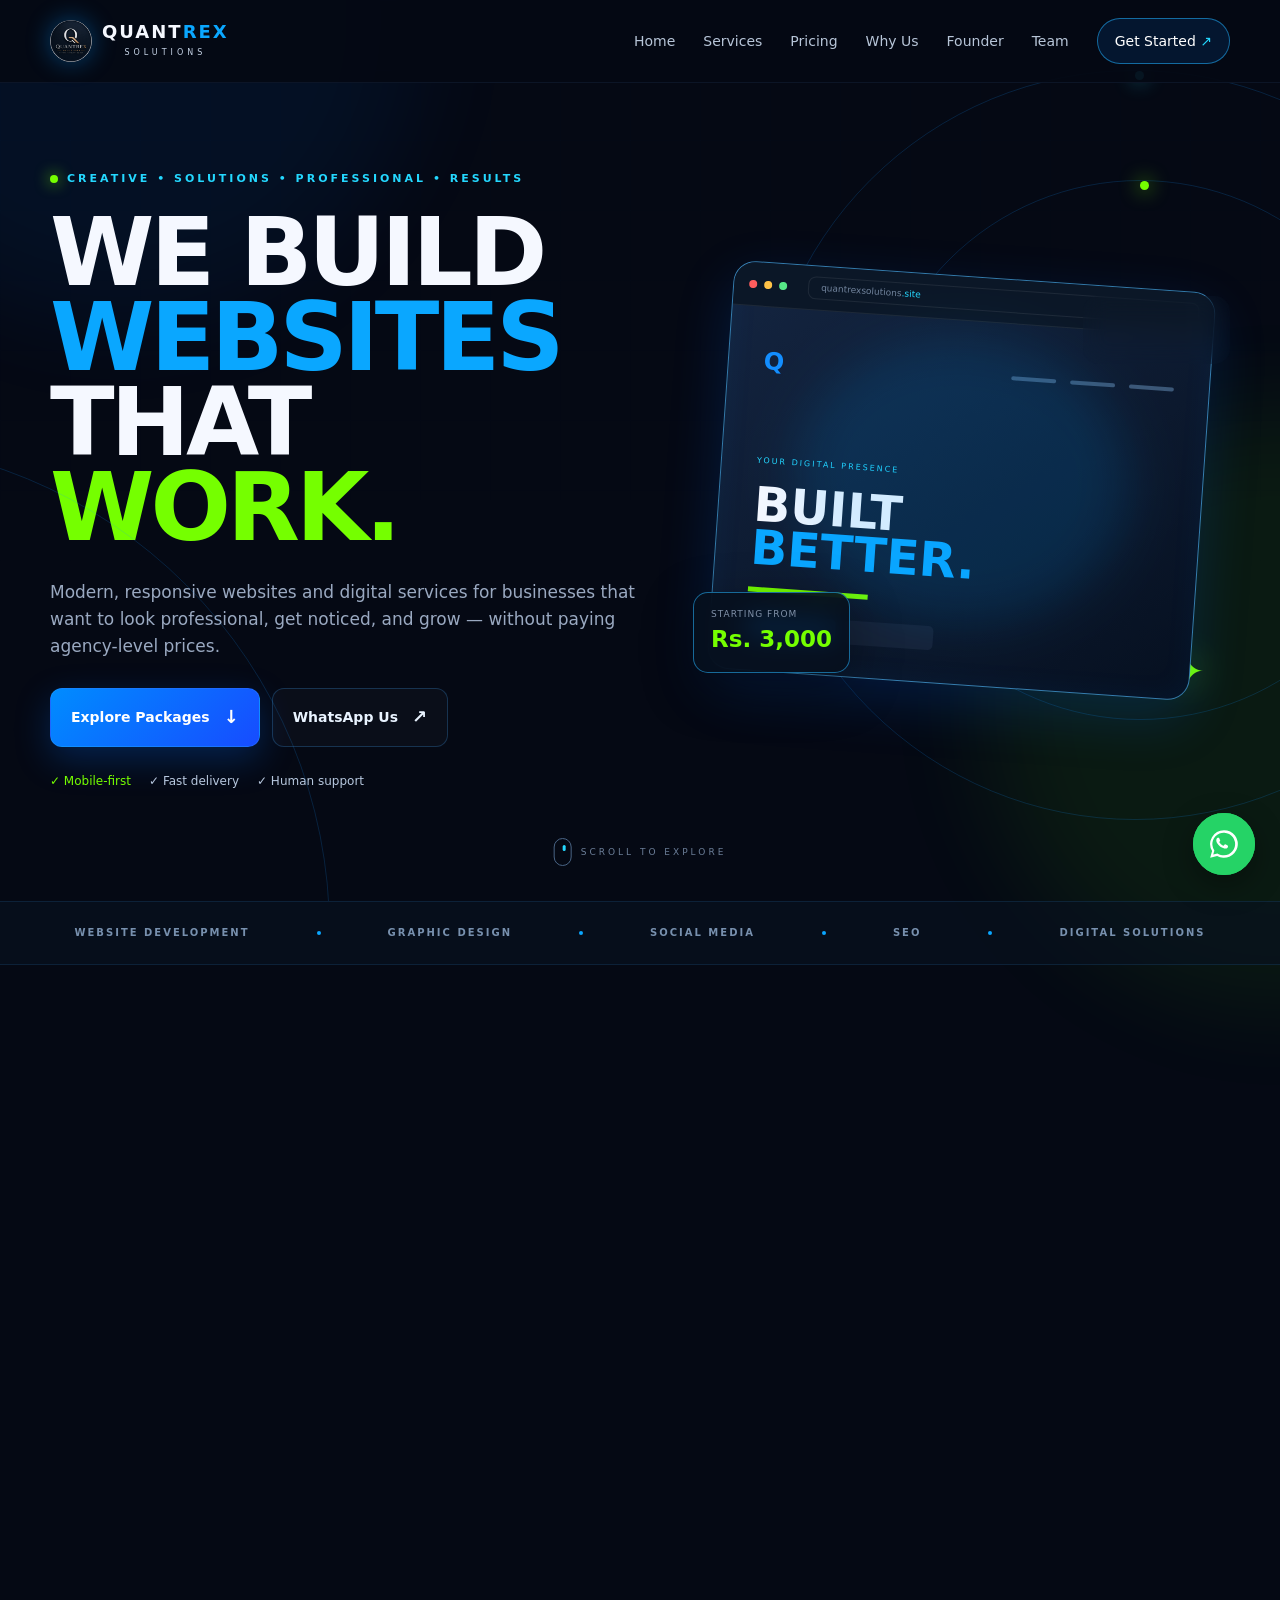
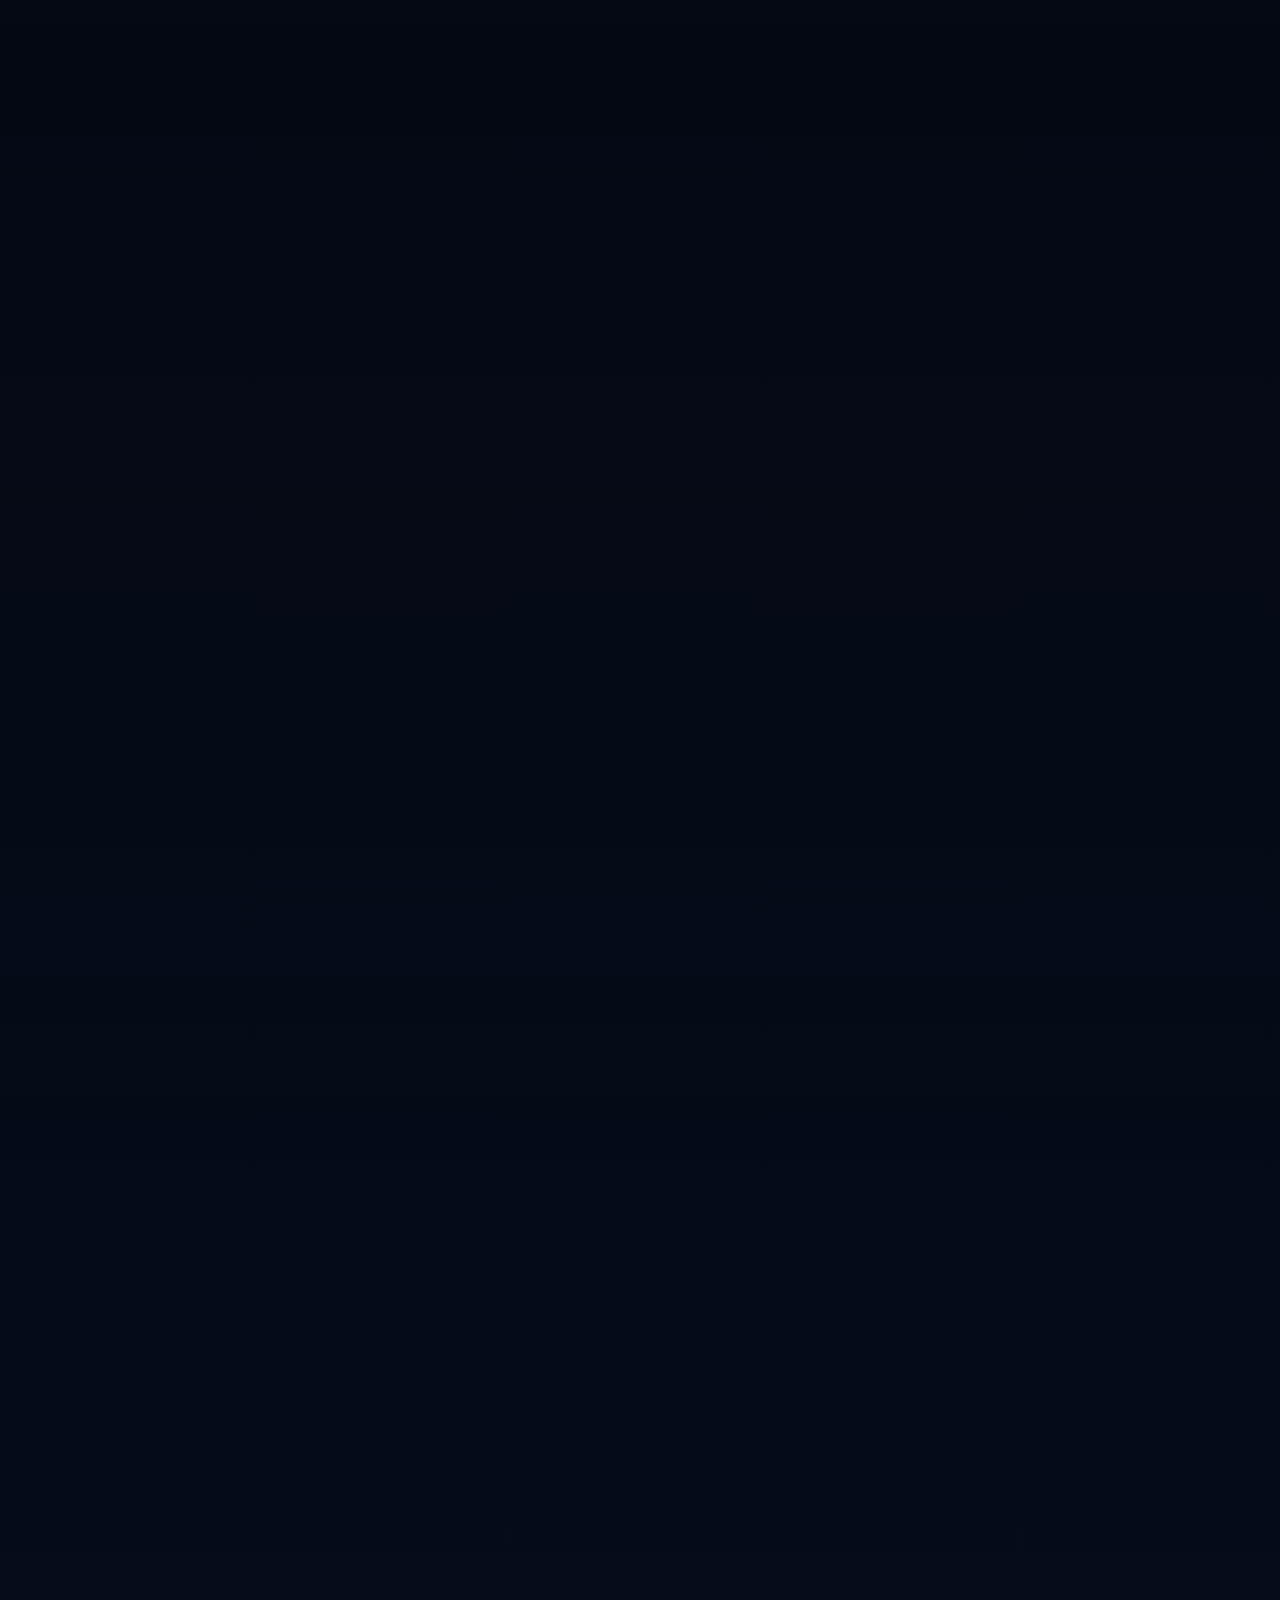
<file: index.html>
<!DOCTYPE html>
<html lang="en">

<head>
  <meta charset="UTF-8" />
  <meta name="viewport" content="width=device-width, initial-scale=1.0" />
  <meta name="description"
    content="Quantrex Solutions — affordable websites, digital services and practical tech solutions for businesses." />
  <meta name="theme-color" content="#050914" />
  <title>Quantrex Solutions | Web Development & AI Solutions in Nepal</title>
  <link rel="icon" href="assets/cropped_circle_image.png" />
  <link rel="stylesheet" href="style.css" />



<meta name="description" content="Quantrex Solutions provides professional website development, web applications, AI solutions, automation, and digital security services in Nepal.">
<meta name="keywords" content="Quantrex Solutions, Quantrex, website development Nepal, web developer Nepal, web application development, AI solutions Nepal, business websites, digital security">
<meta name="author" content="Quantrex Solutions">
<meta name="robots" content="index, follow">
<link rel="canonical" href="https://quantrex.kiaanbhatta.com.np/">

<!-- Open Graph: Social Media Sharing -->
<meta property="og:type" content="website">
<meta property="og:title" content="Quantrex Solutions | Web Development & AI Solutions">
<meta property="og:description" content="We build professional websites, web applications, and AI-powered solutions for businesses.">
<meta property="og:url" content="https://quantrex.kiaanbhatta.com.np/">
<meta property="og:site_name" content="Quantrex Solutions">
<meta property="og:image" content="https://quantrex.kiaanbhatta.com.np/assets/cropped_circle_image.png">


<!-- Sitemap -->
<link rel="sitemap" type="application/xml" href="https://quantrex.kiaanbhatta.com.np/sitemap.xml">



<script type="application/ld+json">
{
  "@context": "https://schema.org",
  "@type": "Organization",
  "name": "Quantrex Solutions",
  "url": "https://quantrex.kiaanbhatta.com.np/",
  "description": "Quantrex Solutions provides website development, web application development, AI solutions, automation, and digital security services.",
  "logo": "https://quantrex.kiaanbhatta.com.np/images/cropped_circle_image.png"
}
</script>


</head>

<body>
  <!-- ================= PREMIUM LOADER ================= -->
  <div id="premium-loader">

    <div class="loader-background">
      <div class="loader-grid"></div>
      <div class="loader-glow glow-1"></div>
      <div class="loader-glow glow-2"></div>
    </div>

    <div class="loader-content">

      <!-- Logo -->
      <div class="loader-logo-wrap">
        <div class="loader-orbit orbit-1"></div>
        <div class="loader-orbit orbit-2"></div>

        <div class="loader-logo">
          <img src="assets/cropped_circle_image.png" alt="Quantrex Solutions">
        </div>

        <div class="loader-dot dot-1"></div>
        <div class="loader-dot dot-2"></div>
      </div>

      <!-- Brand -->
      <div class="loader-brand">
        <h1>QUANT<span>REX</span></h1>
        <div class="loader-subtitle">
          SOLUTIONS
        </div>
      </div>

      <!-- Loading text -->
      <div class="loader-status">
        <span id="loaderStatus">INITIALIZING SYSTEM</span>
        <span id="loaderPercent">0%</span>
      </div>

      <!-- Progress -->
      <div class="loader-progress">
        <div id="loaderProgress"></div>
      </div>

      <!-- Bottom text -->
      <div class="loader-bottom">
        <span>CREATIVE</span>
        <i></i>
        <span>SOLUTIONS</span>
        <i></i>
        <span>PROFESSIONAL</span>
        <i></i>
        <span>RESULTS</span>
      </div>

    </div>

    <div class="loader-corner corner-tl"></div>
    <div class="loader-corner corner-tr"></div>
    <div class="loader-corner corner-bl"></div>
    <div class="loader-corner corner-br"></div>

  </div>

  <div class="ambient ambient-1"></div>
  <div class="ambient ambient-2"></div>
  <div class="grid-bg"></div>

  <!-- FLOATING WHATSAPP -->
    <a href="https://wa.me/9779848460294" class="whatsapp-float" target="_blank"
        aria-label="Chat with Fitness Nepal on WhatsApp">
        <span class="whatsapp-pulse"></span>

        <svg viewBox="0 0 32 32" aria-hidden="true">
            <path
                d="M19.11 17.2c-.27-.14-1.58-.78-1.83-.87-.25-.09-.43-.14-.61.14-.18.27-.7.87-.86 1.05-.16.18-.32.2-.59.07-.27-.14-1.12-.41-2.14-1.32-.79-.7-1.32-1.56-1.47-1.82-.15-.27-.02-.41.11-.54.12-.12.27-.32.41-.48.14-.16.18-.27.27-.45.09-.18.05-.34-.02-.48-.07-.14-.61-1.47-.84-2.01-.22-.53-.45-.46-.61-.47h-.52c-.18 0-.48.07-.73.34-.25.27-.95.93-.95 2.26s.98 2.62 1.11 2.8c.14.18 1.93 2.95 4.68 4.14.65.28 1.16.45 1.56.58.66.21 1.26.18 1.73.11.53-.08 1.58-.65 1.8-1.27.23-.62.23-1.15.16-1.27-.07-.11-.25-.18-.52-.32z" />
            <path
                d="M16 3a13 13 0 0 0-11.2 19.6L3 29l6.55-1.72A13 13 0 1 0 16 3zm0 23.7c-2.05 0-4.05-.55-5.8-1.59l-.42-.25-3.89 1.02 1.04-3.79-.27-.44A10.7 10.7 0 1 1 16 26.7z" />
        </svg>
    </a>

  <header class="site-header" id="top">
    <nav class="nav container">
      <a class="brand" href="#home" aria-label="Quantrex Solutions home">
        <span class="brand-mark"><img src="assets/cropped_circle_image.png" alt="Quantrex Solutions logo"></span>
        <span><strong>QUANT<span>REX</span></strong><small>SOLUTIONS</small></span>
      </a>
      <button class="menu-toggle" id="menuToggle" aria-label="Open menu"
        aria-expanded="false"><span></span><span></span><span></span></button>
      <div class="nav-links" id="navLinks">
        <a href="#home">Home</a>
        <a href="#services">Services</a>
        <a href="#pricing">Pricing</a>
        <a href="#why-us">Why Us</a>
        <a href="#about">Founder</a>
        <a href="team.html">Team</a>
        <a class="nav-cta" href="#contact">Get Started <span>↗</span></a>
      </div>
    </nav>
  </header>

  <main>
    <section class="hero section" id="home">
      <div class="hero-orbit orbit-one"><span></span></div>
      <div class="hero-orbit orbit-two"><span></span></div>
      <div class="hero-orbit orbit-three"><span></span></div>
      <div class="container hero-grid">
        <div class="hero-copy reveal">
          <div class="eyebrow"><i></i> CREATIVE • SOLUTIONS • PROFESSIONAL • RESULTS</div>
          <h1>WE BUILD<br><em>WEBSITES</em><br>THAT <span>WORK.</span></h1>
          <p class="hero-lead">Modern, responsive websites and digital services for businesses that want to look
            professional, get noticed, and grow — without paying agency-level prices.</p>
          <div class="hero-actions">
            <a class="btn btn-primary" href="#pricing">Explore Packages <span>↓</span></a>
            <a class="btn btn-ghost"
              href="https://wa.me/9779848460294?text=Hello%20Quantrex%20Solutions%2C%20I%27d%20like%20to%20discuss%20a%20website."
              target="_blank" rel="noopener">WhatsApp Us <span>↗</span></a>
          </div>
          <div class="hero-proof"><span>✓ Mobile-first</span><span>✓ Fast delivery</span><span>✓ Human support</span>
          </div>
        </div>
        <div class="hero-visual reveal delay-1" aria-hidden="true">
          <div class="visual-card">
            <div class="visual-top"><span class="dot red"></span><span class="dot yellow"></span><span
                class="dot green"></span><span class="address">quantrexsolutions<span>.site</span></span></div>
            <div class="visual-screen">
              <div class="mini-nav"><b>Q</b><span></span><span></span><span></span></div>
              <div class="mini-hero"><small>YOUR DIGITAL PRESENCE</small><strong>BUILT<br><i>BETTER.</i></strong>
                <div class="mini-line"></div>
                <div class="mini-buttons"><b></b><b></b></div>
              </div>
              <div class="mini-cards"><i></i><i></i><i></i></div>
            </div>
          </div>
          <div class="floating-chip chip-price"><small>STARTING FROM</small><strong>Rs. 3,000</strong></div>
          <div class="floating-chip chip-speed"><span>⚡</span>
            <div><b>FAST &amp; CLEAN</b><small>Built for phones first</small></div>
          </div>
          <div class="hero-star">✦</div>
        </div>
      </div>
      <div class="scroll-cue"><span></span> SCROLL TO EXPLORE</div>
    </section>

    <section class="trust-strip">
      <div class="container trust-inner"><span>WEBSITE DEVELOPMENT</span><i></i><span>GRAPHIC
          DESIGN</span><i></i><span>SOCIAL MEDIA</span><i></i><span>SEO</span><i></i><span>DIGITAL SOLUTIONS</span>
      </div>
    </section>

    <section class="section services" id="services">
      <div class="container">
        <div class="section-heading reveal">
          <div><span class="section-kicker">WHAT WE DO</span>
            <h2>Digital services, <em>made simple.</em></h2>
          </div>
          <p>Choose one service or combine them into a complete digital package. Every project is designed to be
            practical, clean and easy to manage.</p>
        </div>
        <div class="svc-grid">
          <article class="svc-card reveal">
            <span class="svc-icon"><svg viewBox="0 0 24 24" aria-hidden="true">
                <circle cx="12" cy="12" r="9" />
                <path d="M3 12h18M12 3a14 14 0 0 1 0 18M12 3a14 14 0 0 0 0 18" />
              </svg></span>
            <h3>Website Design &amp; Development</h3>
            <p>Responsive business, portfolio, school, landing and personal websites built with clean HTML, CSS and
              JavaScript.</p>
            <ul>
              <li>Responsive design</li>
              <li>Fast loading</li>
              <li>WhatsApp integration</li>
            </ul>
            <a class="svc-more" href="#pricing">See packages <span aria-hidden="true">→</span></a>
          </article>
          <article class="svc-card reveal delay-1">
            <span class="svc-icon"><svg viewBox="0 0 24 24" aria-hidden="true">
                <path d="M21 12a8 8 0 0 1-11.6 7.1L4 20l1-4.6A8 8 0 1 1 21 12z" />
              </svg></span>
            <h3>Social Media Management</h3>
            <p>Content ideas, posting structure, page optimization and a consistent visual identity for your brand.</p>
            <ul>
              <li>Content planning</li>
              <li>Page optimization</li>
              <li>Brand consistency</li>
            </ul>
            <a class="svc-more" href="#contact">Learn More <span aria-hidden="true">→</span></a>
          </article>
          <article class="svc-card reveal delay-2">
            <span class="svc-icon"><svg viewBox="0 0 24 24" aria-hidden="true">
                <rect x="3" y="5" width="18" height="14" rx="3" />
                <path d="m10 9 5 3-5 3z" />
              </svg></span>
            <h3>Video Editing</h3>
            <p>Short-form reels, promos, YouTube edits and polished cuts designed for attention and retention.</p>
            <ul>
              <li>Reels &amp; shorts</li>
              <li>YouTube edits</li>
              <li>Promo videos</li>
            </ul>
            <a class="svc-more" href="#contact">Learn More <span aria-hidden="true">→</span></a>
          </article>
          <article class="svc-card reveal">
            <span class="svc-icon"><svg viewBox="0 0 24 24" aria-hidden="true">
                <circle cx="11" cy="11" r="7" />
                <path d="m20 20-4-4" />
              </svg></span>
            <h3>SEO Services</h3>
            <p>On-page SEO, keyword optimization, metadata and practical improvements that help your site get found.</p>
            <ul>
              <li>On-page SEO</li>
              <li>Keyword optimization</li>
              <li>Metadata setup</li>
            </ul>
            <a class="svc-more" href="#contact">Learn More <span aria-hidden="true">→</span></a>
          </article>
          <article class="svc-card reveal delay-1">
            <span class="svc-icon"><svg viewBox="0 0 24 24" aria-hidden="true">
                <path d="m12 19 7-7-4-4-7 7v4zM15 8l2-2 3 3-2 2M8 15l-4 4" />
              </svg></span>
            <h3>Graphic Design</h3>
            <p>Posters, banners, social creatives, simple brand assets and promotional designs that match your identity.
            </p>
            <ul>
              <li>Posters &amp; banners</li>
              <li>Social creatives</li>
              <li>Brand assets</li>
            </ul>
            <a class="svc-more" href="#contact">Learn More <span aria-hidden="true">→</span></a>
          </article>
          <article class="svc-card reveal delay-2">
            <span class="svc-icon"><svg viewBox="0 0 24 24" aria-hidden="true">
                <circle cx="9" cy="20" r="1.5" />
                <circle cx="18" cy="20" r="1.5" />
                <path d="M2 3h3l2.7 11.4a2 2 0 0 0 2 1.6h7.7a2 2 0 0 0 2-1.5L21 7H6" />
              </svg></span>
            <h3>E-Commerce Solutions</h3>
            <p>Product pages, online-store setup guidance, catalog presentation and conversion-focused layouts.</p>
            <ul>
              <li>Product pages</li>
              <li>Store setup guidance</li>
              <li>Catalog layouts</li>
            </ul>
            <a class="svc-more" href="#contact">Learn More <span aria-hidden="true">→</span></a>
          </article>
        </div>
      </div>
    </section>

    <section class="section pricing" id="pricing">
      <div class="container">
        <div class="pricing-head reveal"><span class="section-kicker">WEBSITE PACKAGES</span>
          <h2>Pick the level that fits <em>your goal.</em></h2>
          <p>No confusing plans. Start small, upgrade when you need more.</p>
        </div>
        <div class="pricing-grid">
          <article class="price-card reveal">
            <div class="price-top"><span class="tag">STARTER</span><span class="plan-no">01</span></div>
            <h3>Simple Launch</h3>
            <p class="price"><small>Rs.</small>3,000<span>– 5,000</span></p>
            <p class="price-desc">A clean online presence for individuals and small businesses getting started.</p>
            <ul>
              <li>✓ Responsive simple website</li>
              <li>✓ 1-2 pages</li>
              <li>✓ Free <b>.com.np</b> domain</li>
              <li>✓ Free <b>Vercel</b> subdomain</li>
              <li>✓ Essential sections &amp; contact CTA</li>
              <li>✓ WhatsApp integration</li>
              <li>✓ Animations</li>
              <li>✓ Clean mobile layout</li>
            </ul><button class="order-btn" data-plan="Simple Launch — Rs. 3,000–5,000">Order this plan
              <span>↗</span></button>
          </article>
          <article class="price-card popular reveal delay-1">
            <div class="popular-badge">MOST POPULAR</div>
            <div class="price-top"><span class="tag">GROWTH</span><span class="plan-no">02</span></div>
            <h3>Business Plus</h3>
            <p class="price"><small>Rs.</small>5,000<span>– 7,500</span></p>
            <p class="price-desc">More polished design, stronger sections and support after launch.</p>
            <ul>
              <li>✓ Everything in Simple Launch</li>
              <li>✓ 3-7 pages</li>
              <li>✓ Custom <b>.com</b> domain</li>
              <li>✓ Advanced UI + interactions</li>
              <li>✓ Better Animations</li>
              <li>✓ Basic SEO</li>
              <li>✓ Faster, more polished response</li>
              <li>✓ 1 month+ support</li>
              <li>✓ Content/layout guidance</li>
            </ul><button class="order-btn" data-plan="Business Plus — Rs. 5,000–7,500">Order this plan
              <span>↗</span></button>
          </article>
          <article class="price-card premium reveal delay-2">
            <div class="price-top"><span class="tag">PRO</span><span class="plan-no">03</span></div>
            <h3>Premium Presence</h3>
            <p class="price"><small>Rs.</small>10,000<span>– 15,000</span></p>
            <p class="price-desc">The full package for brands that want the strongest website possible.</p>
            <ul>
              <li>✓ Everything in Business Plus</li>
              <li>✓ 7-10 pages</li>
              <li>✓ Custom <b>.com</b> domain</li>
              <li>✓ Premium UI + interactions</li>
              <li>✓ Premium sections &amp; animations</li>
              <li>✓ 3 months+ support</li>
              <li>✓ Advanced polish &amp; optimization</li>
              <li>✓ Advanced Customization</li>
              <li>✓ Better SEO</li>



            </ul><button class="order-btn" data-plan="Premium Presence — Rs. 10,000–15,000">Order this plan
              <span>↗</span></button>
          </article>
        </div>
        <div class="pricing-note reveal"><span>💡</span>
          <p>Need something different? <a href="#contact">Tell us what you need</a> and we'll build a custom quote.</p>
        </div>
      </div>
    </section>

    <section class="section why-v2" id="why-us">
  <div class="container">
    <div class="wc-head reveal">
      <h2>Why choose <em>Quantrex</em></h2>
      <p>Professional websites with clear pricing, fast delivery and support you can reach on WhatsApp.</p>
    </div>

    <div class="wc-grid">
      <!-- Card 1 -->
      <article class="wc-card wc-blue reveal">
        <div class="wc-icon"><span>
          <svg viewBox="0 0 24 24" aria-hidden="true"><rect x="7" y="2" width="10" height="20" rx="2.5"/><path d="M11 18h2"/></svg>
        </span></div>
        <span class="wc-pill">Phone-ready</span>
        <h3>Mobile-first</h3>
        <p>Your customers are on phones, so every site we build looks and works great on small screens first.</p>
      </article>

      <!-- Card 2 (featured, taller) -->
      <article class="wc-card wc-cyan featured reveal delay-1">
        <div class="wc-icon"><span>
          <svg viewBox="0 0 24 24" aria-hidden="true"><path d="M20.6 13.4 13.4 20.6a2 2 0 0 1-2.8 0L3 13V3h10l7.6 7.6a2 2 0 0 1 0 2.8z"/><circle cx="7.5" cy="7.5" r="1.2"/></svg>
        </span></div>
        <span class="wc-pill">No surprises</span>
        <h3>Clear pricing</h3>
        <p>Simple packages with no agency-style confusion. Pick a plan, and upgrade later when you need more.</p>
        <div class="wc-bar">
          <div class="wc-bar-row"><span>Starts at</span><b>Rs. 3,000</b><span>Up to</span><b>Rs. 15,000</b></div>
          <div class="wc-track"><i></i></div>
        </div>
      </article>

      <!-- Card 3 -->
      <article class="wc-card wc-lime reveal delay-2">
        <div class="wc-icon"><span>
          <svg viewBox="0 0 24 24" aria-hidden="true"><path d="M21 12a8 8 0 0 1-11.6 7.1L4 20l1-4.6A8 8 0 1 1 21 12z"/></svg>
        </span></div>
        <span class="wc-pill">WhatsApp</span>
        <h3>Direct support</h3>
        <p>Talk to a real person on WhatsApp whenever you need help. Built simple today, easy to grow later.</p>
      </article>
    </div>
  </div>
</section>
    <section class="section about" id="about">
      <div class="container founder-card reveal">
        <div class="founder-image"><img src="assets/founder.png" alt="Kiaan Bhatta" loading="lazy" /><span
            class="image-glow"></span></div>
        <div class="founder-copy"><span class="section-kicker">THE PERSON BEHIND QUANTREX</span>
          <h2>Meet <em>Kiaan Bhatta.</em></h2>
          <p class="founder-role">Founder • Web Developer • Digital Builder</p>
          <p>Kiaan builds practical digital experiences for businesses and projects, with a focus on clean front-end
            development, responsive design and learning new technology every day.</p>
          <div class="founder-stats"><span><b>HTML</b><small>Frontend</small></span><span><b>CSS</b><small>UI
                Design</small></span><span><b>JS</b><small>Interactions</small></span></div><a class="text-link"
            href="https://www.kiaanbhatta.com.np/" target="_blank" rel="noopener">Visit Kiaan's website ↗</a>
        </div>
      </div>
    </section>

    <section class="section contact" id="contact">
      <div class="container contact-box reveal">
        <div><span class="section-kicker">READY WHEN YOU ARE</span>
          <h2>Let's build your<br><em>next website.</em></h2>
          <p>Send your idea, business name or simply tell us what you need. We'll continue the conversation on WhatsApp.
          </p>
        </div>
        <div class="contact-actions"><a class="btn btn-primary big"
            href="https://wa.me/9779848460294?text=Hello%20Quantrex%20Solutions%2C%20I%20want%20to%20build%20a%20website."
            target="_blank" rel="noopener">Chat on WhatsApp <span>↗</span></a><a class="btn btn-ghost"
            href="mailto:kiaanbhatta2@gmail.com">Email us <span>↗</span></a><small>WhatsApp: +977 9848460294</small>
        </div>
      </div>
    </section>

    <!-- ================= TEAM SECTION ================= -->
    <section class="team-section" id="team">

      <div class="team-header reveal">
        <span class="section-tag">OUR TEAM</span>

        <h2>
          Meet the People Behind
          <span>Quantrex Solutions</span>
        </h2>

        <p>
          A passionate team building modern digital solutions,
          creative experiences and technology for the future.
        </p>
      </div>



      <!-- FULL TEAM BUTTON -->
      <div class="team-button reveal">

        <a href="team.html" class="team-view-btn" style="color: #75ff00;">
          Meet the Full Team
          <span>↗</span>
        </a>

      </div>

    </section>
  </main>

  <footer class="footer">
    <div class="container footer-inner"><a class="brand" href="#top"><span class="brand-mark"><img src="/assets/cropped_circle_image.png"
            alt="Quantrex Solutions logo"></span><span><strong>QUANT<span>REX</span></strong><small>SOLUTIONS</small></span></a>
      <p>Creative solutions. Professional results.</p>
      <div><a href="#services">Services</a><a href="#pricing">Pricing</a><a href="#contact">Contact</a></div>
    </div>
    <div class="container footer-bottom"><span>© <span id="year"></span> Quantrex Solutions</span><span>Built with ❤️ by
        <a style="color: palevioletred;" href="https://www.kiaanbhatta.com.np/">Kiaan Bhatta</a></span></div>
  </footer>

  <div class="modal" id="orderModal" aria-hidden="true">
    <div class="modal-backdrop"></div>
    <div class="modal-card"><button class="modal-close" id="modalClose" aria-label="Close">×</button><span
        class="section-kicker">ORDER VIA WHATSAPP</span>
      <h3 id="modalTitle">Order a website</h3>
      <p>We'll open WhatsApp with your selected package already written in the message.</p><label>Your name<input
          id="customerName" type="text" placeholder="Your name" /></label><label>What do you need?<textarea
          id="customerNote" rows="4" placeholder="Tell us a little about your website..."></textarea></label><button
        class="btn btn-primary modal-send" id="modalSend">Continue to WhatsApp <span>↗</span></button>
    </div>
  </div>
  <div class="toast" id="toast">Opening WhatsApp…</div>
  <script src="script.js"></script>
</body>

</html>
</file>
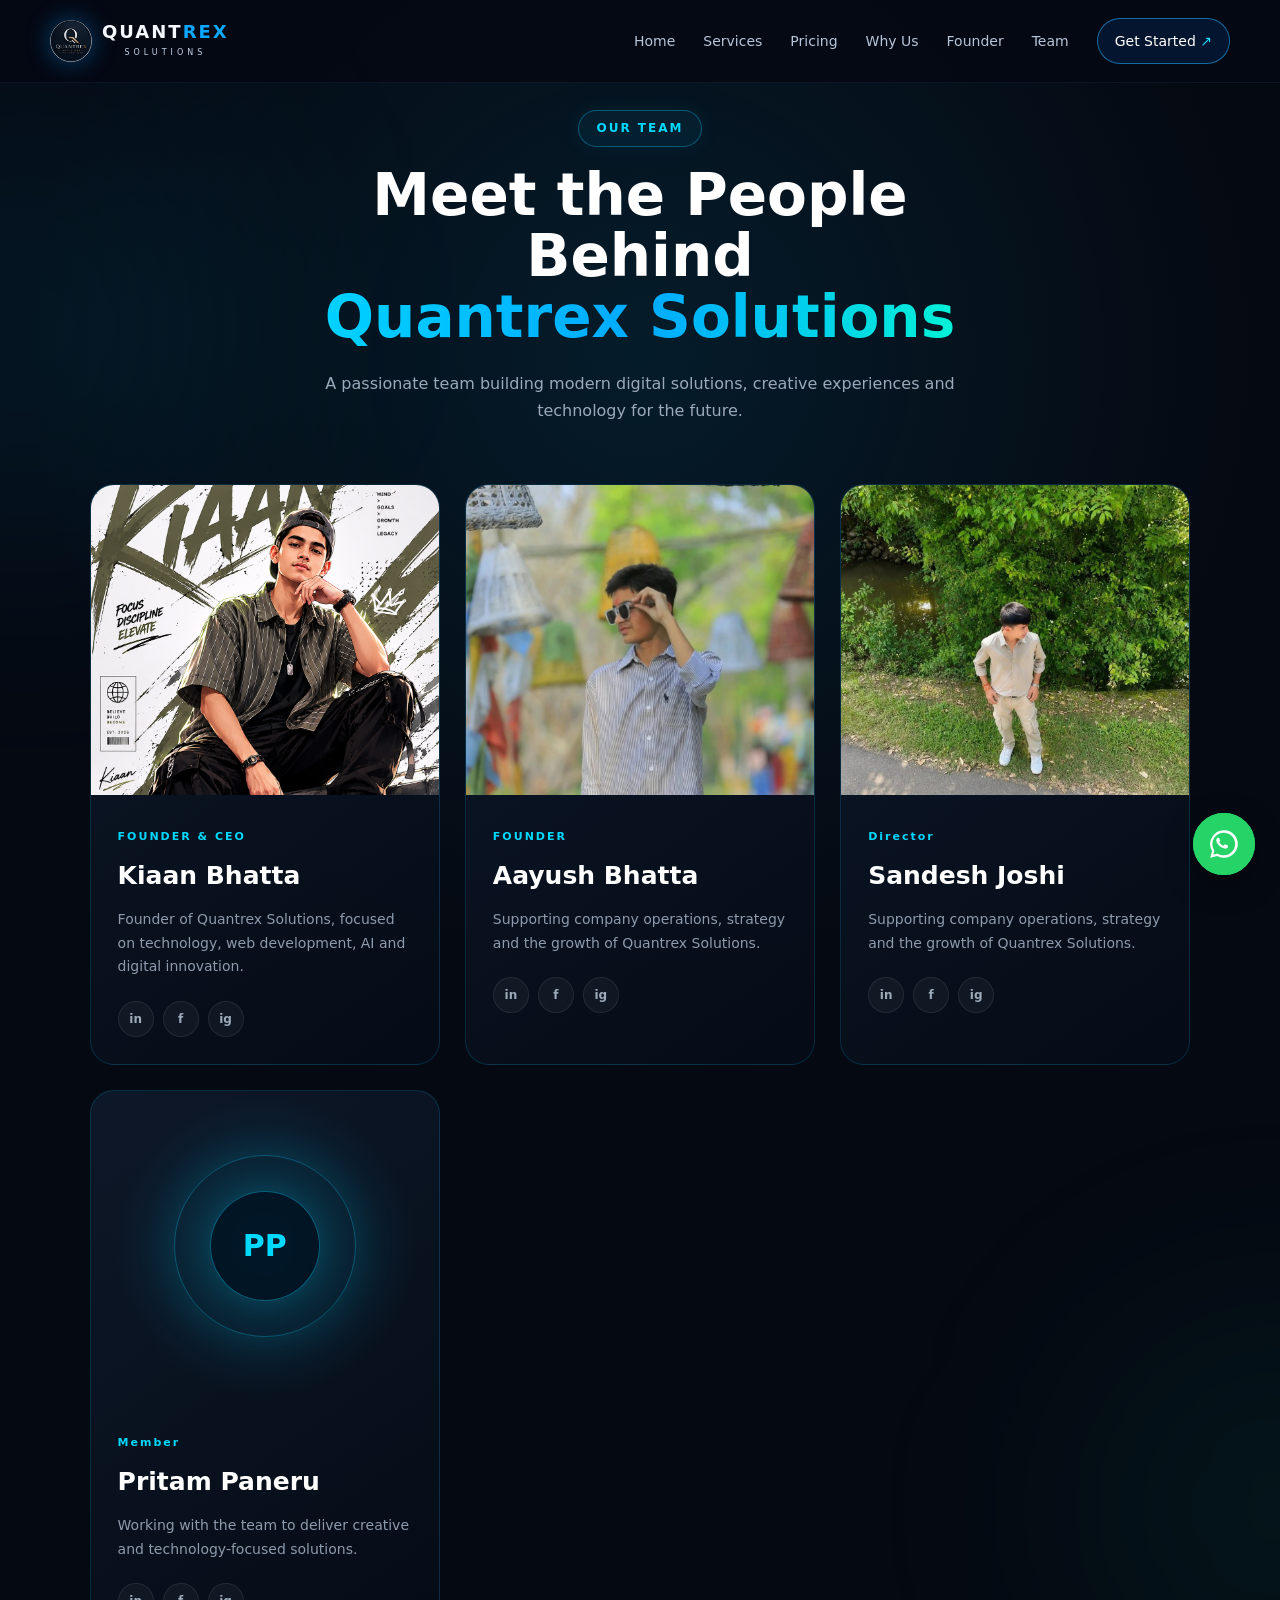
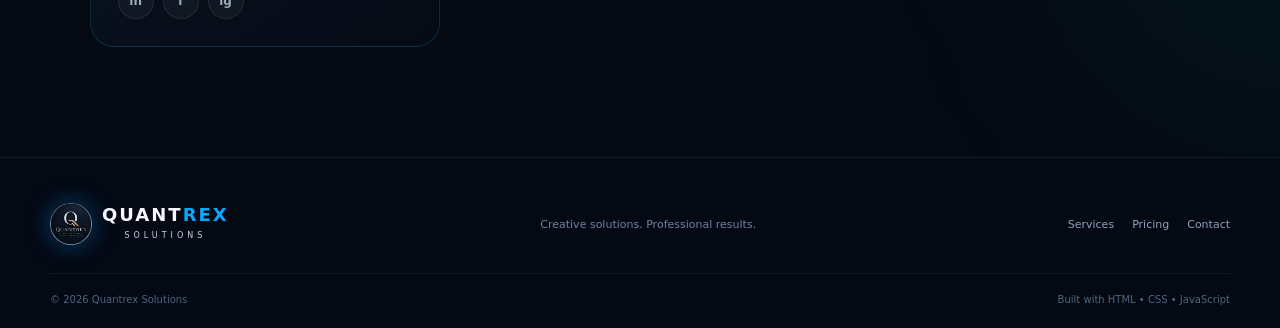
<file: team.html>
<!DOCTYPE html>
<html lang="en">

<head>
    <meta charset="UTF-8" />
    <meta name="viewport" content="width=device-width, initial-scale=1.0" />
    <meta name="description"
        content="Quantrex Solutions — affordable websites, digital services and practical tech solutions for businesses." />
    <meta name="theme-color" content="#050914" />
    <title>Quantrex Solutions — Websites That Work</title>
    <link rel="icon" href="assets/cropped_circle_image.png" />
    <link rel="stylesheet" href="style.css" />
</head>

<body>


    <div class="ambient ambient-1"></div>
    <div class="ambient ambient-2"></div>
    <div class="grid-bg"></div>

    <!-- FLOATING WHATSAPP -->
    <a href="https://wa.me/9779848460294" class="whatsapp-float" target="_blank"
        aria-label="Chat with Fitness Nepal on WhatsApp">
        <span class="whatsapp-pulse"></span>

        <svg viewBox="0 0 32 32" aria-hidden="true">
            <path
                d="M19.11 17.2c-.27-.14-1.58-.78-1.83-.87-.25-.09-.43-.14-.61.14-.18.27-.7.87-.86 1.05-.16.18-.32.2-.59.07-.27-.14-1.12-.41-2.14-1.32-.79-.7-1.32-1.56-1.47-1.82-.15-.27-.02-.41.11-.54.12-.12.27-.32.41-.48.14-.16.18-.27.27-.45.09-.18.05-.34-.02-.48-.07-.14-.61-1.47-.84-2.01-.22-.53-.45-.46-.61-.47h-.52c-.18 0-.48.07-.73.34-.25.27-.95.93-.95 2.26s.98 2.62 1.11 2.8c.14.18 1.93 2.95 4.68 4.14.65.28 1.16.45 1.56.58.66.21 1.26.18 1.73.11.53-.08 1.58-.65 1.8-1.27.23-.62.23-1.15.16-1.27-.07-.11-.25-.18-.52-.32z" />
            <path
                d="M16 3a13 13 0 0 0-11.2 19.6L3 29l6.55-1.72A13 13 0 1 0 16 3zm0 23.7c-2.05 0-4.05-.55-5.8-1.59l-.42-.25-3.89 1.02 1.04-3.79-.27-.44A10.7 10.7 0 1 1 16 26.7z" />
        </svg>
    </a>

    <header class="site-header" id="top">
        <nav class="nav container">
            <a class="brand" href="index.html#home" aria-label="Quantrex Solutions home">
                <span class="brand-mark"><img src="assets/cropped_circle_image.png"
                        alt="Quantrex Solutions logo"></span>
                <span><strong>QUANT<span>REX</span></strong><small>SOLUTIONS</small></span>
            </a>
            <button class="menu-toggle" id="menuToggle" aria-label="Open menu"
                aria-expanded="false"><span></span><span></span><span></span></button>
            <div class="nav-links" id="navLinks">
                <a href="index.html#home">Home</a>
                <a href="index.html#services">Services</a>
                <a href="index.html#pricing">Pricing</a>
                <a href="index.html#why-us">Why Us</a>
                <a href="index.html#about">Founder</a>
                <a href="team.html">Team</a>
                <a class="nav-cta" href="index.html#contact">Get Started <span>↗</span></a>
            </div>
        </nav>
    </header>

    <main>


        <!-- ================= TEAM SECTION ================= -->
        <section class="team-section" id="team">

            <div class="team-header reveal">
                <span class="section-tag">OUR TEAM</span>

                <h2>
                    Meet the People Behind
                    <span>Quantrex Solutions</span>
                </h2>

                <p>
                    A passionate team building modern digital solutions,
                    creative experiences and technology for the future.
                </p>
            </div>

            <div class="team-grid">

                <!-- FOUNDER -->
                <div class="team-card reveal">

                    <div class="team-image">
                        <img src="assets/founder.png" alt="Kiaan Bhatta - Founder">
                    </div>

                    <div class="team-info">
                        <span class="team-role">FOUNDER & CEO</span>

                        <h3>Kiaan Bhatta</h3>

                        <p>
                            Founder of Quantrex Solutions, focused on technology,
                            web development, AI and digital innovation.
                        </p>

                        <div class="team-socials">
                            <a href="https://www.linkedin.com/in/kiaanbhatta/" aria-label="LinkedIn">in</a>
                            <a href="https://www.facebook.com/kiaanbhatta2" aria-label="Facebook">f</a>
                            <a href="https://www.instagram.com/kiaanbhatta2/" aria-label="Instagram">ig</a>
                        </div>
                    </div>

                </div>


                <!--  FOUNDER -->
                <div class="team-card reveal">

                    <div class="team-image">
                        <img src="assets/aayush.jpg" alt="Aayush Bhatta - Founder">

                    </div>

                    <div class="team-info">
                        <span class="team-role">FOUNDER</span>

                        <h3>Aayush Bhatta</h3>

                        <p>
                            Supporting company operations, strategy and
                            the growth of Quantrex Solutions.
                        </p>

                        <div class="team-socials">
                            <a href="#" aria-label="LinkedIn">in</a>
                            <a href="https://www.facebook.com/aayush.bhatt.711840" aria-label="Facebook">f</a>
                            <a href="https://www.instagram.com/aayush.bhatt7/" aria-label="Instagram">ig</a>
                        </div>
                    </div>

                </div>

                <!--  director -->
                <div class="team-card reveal">

                    <div class="team-image">
                        <img src="assets/sandesh.jpg" alt="sandesh joshi - Founder">

                    </div>

                    <div class="team-info">
                        <span class="team-role">Director</span>

                        <h3>Sandesh Joshi</h3>

                        <p>
                            Supporting company operations, strategy and
                            the growth of Quantrex Solutions.
                        </p>

                        <div class="team-socials">
                            <a href="#" aria-label="LinkedIn">in</a>
                            <a href="https://www.facebook.com/sandesh.joshi.306163" aria-label="Facebook">f</a>
                            <a href="" aria-label="Instagram">ig</a>
                        </div>
                    </div>

                </div>


                <!-- EMPLOYEE 1 -->
                <div class="team-card reveal">

                    <div class="team-image placeholder">
                        <span>PP</span>
                    </div>

                    <div class="team-info">
                        <span class="team-role">Member</span>

                        <h3>Pritam Paneru</h3>

                        <p>
                            Working with the team to deliver creative and
                            technology-focused solutions.
                        </p>

                        <div class="team-socials">
                            <a href="#" aria-label="LinkedIn">in</a>
                            <a href="#" aria-label="Facebook">f</a>
                            <a href="#" aria-label="Instagram">ig</a>
                        </div>
                    </div>

                </div>




            </div>




        </section>
    </main>

    <footer class="footer">
        <div class="container footer-inner"><a class="brand" href="#top"><span class="brand-mark"><img
                        src="assets/cropped_circle_image.png"
                        alt="Quantrex Solutions logo"></span><span><strong>QUANT<span>REX</span></strong><small>SOLUTIONS</small></span></a>
            <p>Creative solutions. Professional results.</p>
            <div><a href="index.html#services">Services</a><a href="index.html#pricing">Pricing</a><a
                    href="index.html#contact">Contact</a>
            </div>
        </div>
        <div class="container footer-bottom"><span>© <span id="year"></span> Quantrex Solutions</span><span>Built with
                HTML
                • CSS • JavaScript</span></div>
    </footer>

    <div class="modal" id="orderModal" aria-hidden="true">
        <div class="modal-backdrop"></div>
        <div class="modal-card"><button class="modal-close" id="modalClose" aria-label="Close">×</button><span
                class="section-kicker">ORDER VIA WHATSAPP</span>
            <h3 id="modalTitle">Order a website</h3>
            <p>We'll open WhatsApp with your selected package already written in the message.</p><label>Your name<input
                    id="customerName" type="text" placeholder="Your name" /></label><label>What do you need?<textarea
                    id="customerNote" rows="4"
                    placeholder="Tell us a little about your website..."></textarea></label><button
                class="btn btn-primary modal-send" id="modalSend">Continue to WhatsApp <span>↗</span></button>
        </div>
    </div>
    <div class="toast" id="toast">Opening WhatsApp…</div>
    <script src="script.js"></script>
</body>

</html>
</file>
<file: style.css>
:root {
    --bg: #050914;
    --panel: #091224;
    --panel2: #0b172b;
    --text: #f5f8ff;
    --muted: #9aa9c1;
    --blue: #0aa7ff;
    --blue2: #1164ff;
    --cyan: #24d8ff;
    --lime: #75ff00;
    --line: rgba(65, 168, 255, .24);
    --shadow: 0 20px 80px rgba(0, 116, 255, .18);
    --radius: 24px
}

* {
    box-sizing: border-box;
    margin: 0;
    padding: 0
}

html {
    scroll-behavior: smooth
}

body {
    font-family: Inter, ui-sans-serif, system-ui, -apple-system, BlinkMacSystemFont, "Segoe UI", sans-serif;
    background: var(--bg);
    color: var(--text);
    line-height: 1.6;
    overflow-x: hidden
}

a {
    color: inherit;
    text-decoration: none
}

button,
input,
textarea {
    font: inherit
}

.container {
    width: min(1180px, calc(100% - 40px));
    margin: auto
}

.section {
    padding: 110px 0;
    position: relative
}

.grid-bg {
    position: fixed;
    inset: 0;
    pointer-events: none;
    opacity: .2;
    background-image: linear-gradient(rgba(42, 153, 255, .05) 1px, transparent 1px), linear-gradient(90deg, rgba(42, 153, 255, .05) 1px, transparent 1px);
    background-size: 70px 70px;
    mask-image: linear-gradient(to bottom, #000, transparent 85%);
    z-index: -3
}

.ambient {
    position: fixed;
    width: 600px;
    height: 600px;
    border-radius: 50%;
    filter: blur(100px);
    opacity: .12;
    pointer-events: none;
    z-index: -2
}

.ambient-1 {
    background: #0077ff;
    top: -280px;
    left: -180px
}

.ambient-2 {
    background: #5dff00;
    right: -300px;
    top: 45%
}

.site-header {
    position: fixed;
    top: 0;
    left: 0;
    right: 0;
    z-index: 50;
    background: rgba(5, 9, 20, .68);
    backdrop-filter: blur(18px);
    border-bottom: 1px solid rgba(100, 180, 255, .08)
}

.nav {
    height: 82px;
    display: flex;
    align-items: center;
    justify-content: space-between
}

.brand {
    display: flex;
    align-items: center;
    gap: 10px
}

.brand-mark {
    display: grid;
    place-items: center;
    width: 42px;
    height: 42px;
    border-radius: 50%;
    font-weight: 900;
    font-size: 25px;
    color: #168fff;
    box-shadow: 0 0 25px rgba(0, 154, 255, .4)
}

.brand strong {
    display: block;
    font-size: 18px;
    letter-spacing: 2px;
    line-height: 1
}

.brand strong span {
    color: var(--blue)
}

.brand small {
    display: block;
    color: #c6d4e7;
    font-size: 8px;
    letter-spacing: 4px;
    text-align: center;
    margin-top: 6px
}

.nav-links {
    display: flex;
    align-items: center;
    gap: 28px;
    font-size: 14px;
    color: #b7c5d8
}

.nav-links>a:not(.nav-cta) {
    transition: .25s
}

.nav-links>a:not(.nav-cta):hover {
    color: #fff
}

.nav-cta {
    padding: 11px 17px;
    border: 1px solid rgba(34, 177, 255, .55);
    border-radius: 999px;
    color: #fff;
    background: rgba(14, 126, 255, .12)
}

.nav-cta span {
    color: var(--cyan)
}

.menu-toggle {
    display: none;
    background: none;
    border: 0
}

.hero {
    min-height: 850px;
    padding-top: 170px;
    display: grid;
    align-items: center;
    overflow: hidden
}

.hero-grid {
    display: grid;
    grid-template-columns: 1.05fr .95fr;
    align-items: center;
    gap: 50px
}

.eyebrow,
.section-kicker {
    font-size: 11px;
    letter-spacing: 3px;
    font-weight: 800;
    color: var(--cyan)
}

.eyebrow {
    display: flex;
    gap: 9px;
    align-items: center;
    margin-bottom: 22px
}

.eyebrow i {
    width: 8px;
    height: 8px;
    border-radius: 50%;
    background: var(--lime);
    box-shadow: 0 0 15px var(--lime)
}

h1 {
    font-size: clamp(52px, 7.4vw, 96px);
    line-height: .9;
    letter-spacing: -4px;
    max-width: 800px
}

h1 em,
h2 em {
    font-style: normal;
    color: var(--blue)
}

h1 span {
    color: var(--lime)
}

.hero-lead {
    max-width: 650px;
    color: var(--muted);
    font-size: 17px;
    margin: 28px 0
}

.hero-actions {
    display: flex;
    gap: 12px;
    flex-wrap: wrap
}

.btn {
    display: inline-flex;
    align-items: center;
    justify-content: center;
    gap: 14px;
    padding: 14px 20px;
    border-radius: 12px;
    border: 1px solid var(--line);
    font-weight: 800;
    font-size: 14px;
    cursor: pointer;
    transition: .25s
}

.btn span {
    font-size: 18px
}

.btn-primary {
    background: linear-gradient(135deg, #008cff, #174cff);
    box-shadow: 0 12px 35px rgba(0, 112, 255, .25);
    color: #fff
}

.btn-primary:hover {
    transform: translateY(-3px);
    box-shadow: 0 18px 45px rgba(0, 132, 255, .4)
}

.btn-ghost {
    background: rgba(255, 255, 255, .025);
    color: #e9f3ff
}

.btn-ghost:hover {
    background: rgba(20, 157, 255, .08);
    border-color: rgba(35, 190, 255, .6)
}

.hero-proof {
    display: flex;
    gap: 18px;
    flex-wrap: wrap;
    margin-top: 25px;
    color: #b7c8df;
    font-size: 12px
}

.hero-proof span:first-child {
    color: var(--lime)
}

.hero-visual {
    height: 530px;
    position: relative;
    display: grid;
    place-items: center
}

.visual-card {
    width: min(500px, 90%);
    aspect-ratio: 1.18/1;
    background: linear-gradient(145deg, #142541, #061020);
    border: 1px solid rgba(79, 189, 255, .6);
    border-radius: 22px;
    transform: rotate(4deg);
    box-shadow: 0 35px 100px rgba(0, 106, 255, .28), inset 0 0 60px rgba(13, 131, 255, .08);
    overflow: hidden;
    position: relative;
    z-index: 2
}

.visual-card:after {
    content: "";
    position: absolute;
    inset: 15%;
    border-radius: 50%;
    background: rgba(0, 154, 255, .14);
    filter: blur(55px)
}

.visual-top {
    height: 44px;
    background: #0b1727;
    border-bottom: 1px solid rgba(255, 255, 255, .08);
    display: flex;
    align-items: center;
    gap: 7px;
    padding: 0 15px
}

.dot {
    width: 8px;
    height: 8px;
    border-radius: 50%
}

.red {
    background: #ff5d5d
}

.yellow {
    background: #ffc247
}

.green {
    background: #56e887
}

.address {
    margin-left: 14px;
    border: 1px solid rgba(255, 255, 255, .08);
    border-radius: 8px;
    padding: 3px 12px;
    font-size: 9px;
    color: #71839c;
    flex: 1
}

.address span {
    color: var(--cyan)
}

.visual-screen {
    padding: 35px
}

.mini-nav {
    display: flex;
    align-items: center;
    gap: 14px
}

.mini-nav b {
    font-size: 24px;
    color: #138eff
}

.mini-nav span {
    height: 4px;
    border-radius: 5px;
    background: #3b5777;
    width: 45px
}

.mini-nav span:first-of-type {
    margin-left: auto
}

.mini-hero {
    padding: 65px 0 35px
}

.mini-hero small {
    font-size: 8px;
    color: var(--cyan);
    letter-spacing: 2px
}

.mini-hero strong {
    display: block;
    font-size: 48px;
    line-height: .9;
    margin-top: 12px
}

.mini-hero strong i {
    color: var(--blue);
    font-style: normal
}

.mini-line {
    width: 120px;
    height: 5px;
    background: var(--lime);
    margin-top: 18px
}

.mini-buttons {
    display: flex;
    gap: 8px;
    margin-top: 22px
}

.mini-buttons b {
    width: 90px;
    height: 24px;
    border-radius: 5px;
    background: #0b8dff
}

.mini-buttons b+b {
    background: #152238
}

.mini-cards {
    display: flex;
    gap: 10px
}

.mini-cards i {
    height: 60px;
    flex: 1;
    border-radius: 8px;
    background: linear-gradient(135deg, #0b1d34, #0b3159);
    border: 1px solid rgba(31, 165, 255, .25)
}

.floating-chip {
    position: absolute;
    z-index: 4;
    background: rgba(6, 15, 29, .88);
    border: 1px solid rgba(39, 181, 255, .55);
    backdrop-filter: blur(12px);
    border-radius: 15px;
    box-shadow: 0 15px 50px rgba(0, 0, 0, .35)
}

.chip-price {
    left: 0;
    bottom: 72px;
    padding: 14px 17px
}

.chip-price small {
    display: block;
    font-size: 9px;
    color: #8091a8;
    letter-spacing: 1px
}

.chip-price strong {
    font-size: 23px;
    color: var(--lime)
}

.chip-speed {
    right: 0;
    top: 80px;
    display: flex;
    align-items: center;
    gap: 10px;
    padding: 13px
}

.chip-speed span {
    font-size: 25px
}

.chip-speed b {
    display: block;
    font-size: 11px
}

.chip-speed small {
    display: block;
    color: #8da0ba;
    font-size: 9px
}

.hero-star {
    position: absolute;
    right: 25px;
    bottom: 40px;
    color: var(--lime);
    font-size: 42px;
    filter: drop-shadow(0 0 18px rgba(120, 255, 0, .6));
    animation: pulse 2s infinite
}

.hero-orbit {
    position: absolute;
    border: 1px solid rgba(22, 151, 255, .18);
    border-radius: 50%;
    pointer-events: none
}

.orbit-one {
    width: 750px;
    height: 750px;
    right: -230px;
    top: 70px
}

.orbit-two {
    width: 540px;
    height: 540px;
    right: -130px;
    top: 180px
}

.orbit-three {
    width: 980px;
    height: 980px;
    left: -650px;
    bottom: -520px
}

.hero-orbit span {
    position: absolute;
    width: 9px;
    height: 9px;
    border-radius: 50%;
    background: var(--cyan);
    box-shadow: 0 0 20px var(--cyan);
    top: 0;
    left: 50%;
    animation: orbit 8s linear infinite
}

.orbit-two span {
    animation-duration: 5s;
    background: var(--lime);
    box-shadow: 0 0 20px var(--lime)
}

.orbit-three span {
    animation-duration: 12s
}

.scroll-cue {
    position: absolute;
    bottom: 35px;
    left: 50%;
    transform: translateX(-50%);
    font-size: 9px;
    letter-spacing: 3px;
    color: #6c7f99;
    display: flex;
    gap: 9px;
    align-items: center
}

.scroll-cue span {
    width: 18px;
    height: 28px;
    border: 1px solid #4a6586;
    border-radius: 20px;
    position: relative
}

.scroll-cue span:after {
    content: "";
    width: 3px;
    height: 6px;
    background: var(--cyan);
    border-radius: 5px;
    position: absolute;
    top: 6px;
    left: 50%;
    animation: scroll 1.5s infinite
}

.trust-strip {
    border-top: 1px solid rgba(60, 160, 255, .13);
    border-bottom: 1px solid rgba(60, 160, 255, .13);
    background: rgba(8, 17, 31, .65)
}

.trust-inner {
    min-height: 62px;
    display: flex;
    align-items: center;
    justify-content: space-around;
    gap: 18px;
    flex-wrap: wrap;
    color: #7790ae;
    font-size: 10px;
    letter-spacing: 2px;
    font-weight: 800
}

.trust-inner i {
    width: 4px;
    height: 4px;
    background: var(--blue);
    border-radius: 50%
}

.section-heading {
    display: flex;
    align-items: end;
    justify-content: space-between;
    gap: 40px;
    margin-bottom: 50px
}

.section-heading h2,
.pricing-head h2,
.why-copy h2,
.founder-copy h2,
.contact-box h2 {
    font-size: clamp(38px, 5vw, 66px);
    line-height: 1;
    letter-spacing: -2px;
    margin-top: 10px
}

.section-heading>p {
    max-width: 430px;
    color: var(--muted);
    font-size: 14px
}

.service-grid {
    display: grid;
    grid-template-columns: repeat(3, 1fr);
    gap: 16px
}

.service-card {
    padding: 18px;
    background: linear-gradient(145deg, rgba(12, 27, 48, .9), rgba(6, 15, 28, .95));
    border: 1px solid rgba(50, 149, 231, .2);
    border-radius: 20px;
    transition: .35s;
    position: relative;
    overflow: hidden
}

.service-card:hover {
    transform: translateY(-8px);
    border-color: rgba(35, 183, 255, .65);
    box-shadow: var(--shadow)
}

.service-card.featured {
    grid-row: span 2
}

.service-visual {
    height: 150px;
    border-radius: 15px;
    margin-bottom: 22px;
    display: grid;
    place-items: center;
    position: relative;
    overflow: hidden;
    background: radial-gradient(circle at 50% 45%, rgba(20, 155, 255, .22), transparent 60%), #071426;
    border: 1px solid rgba(38, 157, 255, .15)
}

.browser {
    width: 74%;
    height: 80%;
    border-radius: 12px;
    background: #081a30;
    border: 1px solid #2d91db;
    box-shadow: 0 20px 40px rgba(0, 100, 255, .2);
    padding: 18px;
    position: relative
}

.browser>span {
    display: inline-block;
    width: 6px;
    height: 6px;
    border-radius: 50%;
    background: #37d5ff;
    margin-right: 4px
}

.browser b {
    position: absolute;
    right: 18px;
    top: 11px;
    color: #1ca7ff
}

.browser-lines {
    margin-top: 20px;
    height: 65%;
    border-radius: 6px;
    background: linear-gradient(160deg, rgba(0, 160, 255, .2), rgba(110, 255, 0, .1));
    position: relative
}

.browser-lines:after {
    content: "";
    position: absolute;
    width: 45%;
    height: 8px;
    background: var(--lime);
    left: 12px;
    top: 16px;
    box-shadow: 0 20px 0 rgba(35, 172, 255, .6), 0 40px 0 rgba(35, 172, 255, .3)
}

.social-post {
    width: 85px;
    height: 105px;
    background: #0e2944;
    border: 1px solid #2a9cff;
    border-radius: 10px;
    padding: 12px;
    box-shadow: 0 0 30px rgba(0, 145, 255, .2)
}

.social-post b {
    display: grid;
    place-items: center;
    width: 30px;
    height: 30px;
    border-radius: 50%;
    background: #168eff
}

.social-post i {
    display: block;
    height: 5px;
    background: #52708f;
    border-radius: 5px;
    margin-top: 9px
}

.pulse {
    position: absolute;
    width: 120px;
    height: 120px;
    border: 1px solid rgba(47, 198, 255, .4);
    border-radius: 50%;
    animation: pulseRing 2s infinite
}

.video .play {
    font-size: 40px;
    width: 80px;
    height: 80px;
    border-radius: 50%;
    display: grid;
    place-items: center;
    background: rgba(18, 144, 255, .18);
    border: 1px solid #23b4ff;
    color: #fff;
    padding-left: 5px
}

.video span {
    position: absolute;
    height: 1px;
    width: 65%;
    background: rgba(28, 159, 255, .35);
    top: 25px
}

.video span+span {
    top: auto;
    bottom: 25px
}

.seo-ring {
    width: 88px;
    height: 88px;
    border-radius: 50%;
    border: 2px solid #2bb6ff;
    display: grid;
    place-items: center;
    font-weight: 900;
    box-shadow: inset 0 0 25px rgba(0, 155, 255, .18), 0 0 30px rgba(0, 155, 255, .2)
}

.seo b {
    position: absolute;
    color: var(--lime);
    font-size: 34px;
    right: 25%;
    top: 25%
}

.design .pen {
    font-size: 44px;
    color: #fff;
    position: absolute;
    left: 25%;
    top: 28%
}

.design>div:not(.pen) {
    width: 55px;
    height: 55px;
    border-radius: 12px;
    border: 1px solid #29afff;
    position: absolute;
    right: 25%;
    bottom: 22%;
    transform: rotate(15deg)
}

.design>div:last-child {
    right: 18%;
    bottom: 38%;
    border-color: var(--lime);
    transform: rotate(-10deg)
}

.shop .cart {
    font-size: 48px;
    filter: drop-shadow(0 0 15px #139fff)
}

.shop i {
    position: absolute;
    width: 8px;
    height: 8px;
    border-radius: 50%;
    background: var(--lime);
    bottom: 25%;
    left: 38%;
    box-shadow: 45px 0 0 var(--lime)
}

.service-number {
    font-size: 10px;
    letter-spacing: 2px;
    color: #4c83ac
}

.service-card h3 {
    font-size: 21px;
    margin: 8px 0
}

.service-card p {
    color: #8fa0b8;
    font-size: 13px;
    margin-bottom: 17px
}

.service-card a {
    font-size: 12px;
    color: var(--cyan);
    font-weight: 800
}

.pricing {
    background: linear-gradient(180deg, transparent, rgba(9, 31, 54, .25), transparent)
}

.pricing-head {
    text-align: center;
    max-width: 760px;
    margin: 0 auto 50px
}

.pricing-head p {
    color: var(--muted);
    margin-top: 15px
}

.pricing-grid {
    display: grid;
    grid-template-columns: repeat(3, 1fr);
    gap: 16px;
    align-items: stretch
}

.price-card {
    background: linear-gradient(145deg, #0a172a, #06101e);
    border: 1px solid rgba(60, 150, 225, .2);
    border-radius: 22px;
    padding: 26px;
    position: relative;
    overflow: hidden
}

.price-card:after {
    content: "";
    position: absolute;
    width: 180px;
    height: 180px;
    background: #087cff;
    opacity: .06;
    filter: blur(45px);
    right: -70px;
    top: -80px;
    border-radius: 50%
}

.price-card.popular {
    border-color: rgba(26, 185, 255, .7);
    transform: translateY(-12px);
    box-shadow: 0 25px 80px rgba(0, 120, 255, .18)
}

.price-card.premium {
    border-color: rgba(121, 255, 0, .25)
}

.popular-badge {
    position: absolute;
    right: 18px;
    top: 18px;
    background: var(--lime);
    color: #07100a;
    padding: 5px 9px;
    border-radius: 99px;
    font-size: 8px;
    font-weight: 900;
    letter-spacing: 1px
}

.price-top {
    display: flex;
    justify-content: space-between;
    align-items: center
}

.tag {
    font-size: 10px;
    letter-spacing: 2px;
    color: var(--cyan);
    font-weight: 900
}

.plan-no {
    color: #36516d;
    font-size: 12px
}

.price-card h3 {
    font-size: 28px;
    margin: 20px 0 4px
}

.price {
    font-size: 45px;
    font-weight: 900;
    letter-spacing: -2px
}

.price small {
    font-size: 14px;
    letter-spacing: 0;
    margin-right: 4px;
    color: #9ab0c7
}

.price span {
    font-size: 16px;
    color: #7990aa;
    letter-spacing: 0
}

.price-desc {
    color: #8ea0b7;
    font-size: 13px;
    min-height: 63px
}

.price-card ul {
    list-style: none;
    border-top: 1px solid rgba(90, 150, 200, .15);
    padding-top: 18px;
    margin-top: 18px;
    display: grid;
    gap: 10px;
    color: #c1cedd;
    font-size: 13px
}

.price-card li::first-letter {
    color: var(--lime)
}

.price-card li b {
    color: #fff
}

.order-btn {
    margin-top: 25px;
    width: 100%;
    padding: 13px;
    border: 1px solid rgba(37, 168, 255, .4);
    border-radius: 11px;
    background: rgba(14, 143, 255, .08);
    color: #fff;
    font-weight: 800;
    cursor: pointer;
    transition: .25s
}

.order-btn:hover {
    background: #087fff;
    border-color: #087fff;
    transform: translateY(-2px)
}

.pricing-note {
    margin: 25px auto 0;
    max-width: 680px;
    padding: 14px 18px;
    border: 1px dashed rgba(120, 165, 210, .25);
    border-radius: 14px;
    display: flex;
    gap: 12px;
    align-items: center;
    justify-content: center;
    color: #899bb2;
    font-size: 12px;
    text-align: center
}

.pricing-note a {
    color: var(--cyan)
}

.why-grid {
    display: grid;
    grid-template-columns: .9fr 1.1fr;
    gap: 90px;
    align-items: center
}

.why-visual {
    height: 500px;
    border-radius: 28px;
    background: radial-gradient(circle at center, rgba(0, 153, 255, .2), transparent 40%), linear-gradient(145deg, #091a2d, #050b16);
    border: 1px solid rgba(32, 167, 255, .25);
    position: relative;
    display: grid;
    place-items: center;
    overflow: hidden
}

.shield {
    width: 150px;
    height: 180px;
    clip-path: polygon(50% 0, 91% 16%, 84% 68%, 50% 100%, 16% 68%, 9% 16%);
    background: linear-gradient(145deg, #20c2ff, #0751ff);
    display: grid;
    place-items: center;
    font-size: 70px;
    font-weight: 900;
    box-shadow: 0 0 80px rgba(0, 148, 255, .55);
    z-index: 2
}

.orbit-mini {
    position: absolute;
    border: 1px solid rgba(27, 171, 255, .3);
    border-radius: 50%;
    animation: spin 10s linear infinite
}

.orbit-mini.one {
    width: 300px;
    height: 300px
}

.orbit-mini.two {
    width: 410px;
    height: 410px;
    animation-direction: reverse;
    animation-duration: 16s
}

.secure-label {
    position: absolute;
    bottom: 35px;
    font-size: 9px;
    letter-spacing: 3px;
    color: #6f89a5
}

.why-copy>p {
    color: #8fa0b7;
    max-width: 620px;
    margin: 22px 0 35px
}

.why-list {
    display: grid;
    gap: 14px
}

.why-list>div {
    display: grid;
    grid-template-columns: 45px 1fr;
    gap: 15px;
    padding: 15px;
    border: 1px solid rgba(56, 145, 208, .14);
    border-radius: 13px;
    background: rgba(7, 19, 34, .55)
}

.why-list b {
    color: var(--cyan);
    font-size: 11px
}

.why-list strong {
    display: block;
    font-size: 14px
}

.why-list small {
    display: block;
    color: #7489a2;
    font-size: 11px;
    margin-top: 2px
}

.founder-card {
    display: grid;
    grid-template-columns: 360px 1fr;
    gap: 65px;
    align-items: center;
    padding: 45px;
    border: 1px solid rgba(42, 160, 231, .25);
    border-radius: 28px;
    background: linear-gradient(145deg, rgba(11, 28, 49, .9), rgba(4, 12, 22, .96));
    box-shadow: var(--shadow)
}

.founder-image {
    height: 460px;
    border-radius: 20px;
    overflow: hidden;
    position: relative;
    background: #10191b
}

.founder-image img {
    width: 100%;
    height: 100%;
    object-fit: cover;
    object-position: center top;
    display: block;
    filter: saturate(.92) contrast(1.05)
}

.image-glow {
    position: absolute;
    inset: auto 0 0;
    height: 35%;
    background: linear-gradient(transparent, rgba(0, 0, 0, .75))
}

.founder-copy>p:not(.founder-role) {
    color: #8ea1ba;
    max-width: 650px;
    margin: 20px 0
}

.founder-role {
    color: var(--lime);
    font-size: 12px;
    letter-spacing: 2px;
    font-weight: 800;
    margin-top: 12px
}

.founder-stats {
    display: flex;
    gap: 12px;
    flex-wrap: wrap;
    margin: 25px 0
}

.founder-stats span {
    min-width: 105px;
    padding: 12px;
    border: 1px solid rgba(62, 153, 218, .17);
    border-radius: 12px;
    background: #071426
}

.founder-stats b {
    display: block;
    color: #fff
}

.founder-stats small {
    color: #6f86a0;
    font-size: 9px
}

.text-link {
    color: var(--cyan);
    font-weight: 800;
    font-size: 13px
}

.contact {
    padding-bottom: 120px
}

.contact-box {
    padding: 60px;
    border-radius: 28px;
    border: 1px solid rgba(49, 181, 255, .4);
    background: radial-gradient(circle at 75% 25%, rgba(0, 148, 255, .2), transparent 35%), linear-gradient(145deg, #0b1d34, #050d18);
    display: grid;
    grid-template-columns: 1.3fr .7fr;
    gap: 40px;
    align-items: center;
    overflow: hidden;
    position: relative
}

.contact-box:before {
    content: "";
    position: absolute;
    width: 500px;
    height: 500px;
    border: 1px solid rgba(32, 158, 255, .12);
    border-radius: 50%;
    right: -250px;
    bottom: -250px
}

.contact-box p {
    color: #8fa1b8;
    max-width: 570px;
    margin-top: 20px
}

.contact-actions {
    display: flex;
    flex-direction: column;
    align-items: stretch;
    gap: 10px;
    position: relative;
    z-index: 2
}

.contact-actions small {
    text-align: center;
    color: #6d839d;
    font-size: 10px
}

.btn.big {
    padding: 17px
}

.footer {
    border-top: 1px solid rgba(66, 144, 202, .14);
    padding: 45px 0 20px;
    background: #040914
}

.footer-inner {
    display: flex;
    align-items: center;
    justify-content: space-between;
    gap: 25px
}

.footer-inner p {
    color: #6f839e;
    font-size: 11px
}

.footer-inner>div {
    display: flex;
    gap: 18px;
    font-size: 11px;
    color: #8fa1b8
}

.footer-bottom {
    border-top: 1px solid rgba(66, 144, 202, .1);
    margin-top: 28px;
    padding-top: 18px;
    display: flex;
    justify-content: space-between;
    color: #4e657f;
    font-size: 10px
}

.loader {
    position: fixed;
    inset: 0;
    z-index: 1000;
    background: #030710;
    display: grid;
    place-items: center;
    align-content: center;
    gap: 18px;
    transition: opacity .7s, visibility .7s
}

.loader.done {
    opacity: 0;
    visibility: hidden
}

.loader-core {
    width: 75px;
    height: 75px;
    border-radius: 50%;
    display: grid;
    place-items: center;
    border: 2px solid #dbeeff;
    box-shadow: 0 0 40px rgba(0, 153, 255, .5)
}

.loader-core span {
    font-size: 42px;
    font-weight: 900;
    color: #0d8dff
}

.loader p {
    font-size: 10px;
    letter-spacing: 5px;
    color: #c8d8ea
}

.loader p b {
    color: var(--blue)
}

.loader-ring {
    position: absolute;
    width: 150px;
    height: 150px;
    border: 1px solid rgba(18, 158, 255, .3);
    border-radius: 50%;
    animation: spin 3s linear infinite
}

.ring-b {
    width: 210px;
    height: 210px;
    animation-duration: 6s;
    animation-direction: reverse;
    border-color: rgba(118, 255, 0, .12)
}

.modal {
    position: fixed;
    inset: 0;
    z-index: 200;
    display: none;
    place-items: center;
    padding: 20px
}

.modal.open {
    display: grid
}

.modal-backdrop {
    position: absolute;
    inset: 0;
    background: rgba(0, 4, 10, .78);
    backdrop-filter: blur(10px)
}

.modal-card {
    width: min(500px, 100%);
    background: #081425;
    border: 1px solid rgba(36, 174, 255, .5);
    border-radius: 22px;
    padding: 28px;
    position: relative;
    box-shadow: 0 30px 100px rgba(0, 0, 0, .6);
    animation: modalIn .25s ease
}

.modal-close {
    position: absolute;
    right: 17px;
    top: 12px;
    border: 0;
    background: none;
    color: #90a6be;
    font-size: 28px;
    cursor: pointer
}

.modal-card h3 {
    font-size: 28px;
    margin: 8px 0
}

.modal-card>p {
    color: #8297b0;
    font-size: 13px;
    margin-bottom: 22px
}

.modal-card label {
    display: block;
    color: #c3d2e2;
    font-size: 11px;
    font-weight: 700;
    margin-top: 13px
}

.modal-card input,
.modal-card textarea {
    display: block;
    width: 100%;
    margin-top: 7px;
    background: #050e1a;
    border: 1px solid rgba(64, 142, 203, .25);
    border-radius: 10px;
    color: #fff;
    padding: 12px;
    outline: none
}

.modal-card input:focus,
.modal-card textarea:focus {
    border-color: #139dff
}

.modal-send {
    width: 100%;
    margin-top: 18px
}

.toast {
    position: fixed;
    bottom: 25px;
    right: 25px;
    background: #0a1728;
    border: 1px solid rgba(43, 186, 255, .4);
    padding: 12px 17px;
    border-radius: 12px;
    font-size: 12px;
    opacity: 0;
    transform: translateY(15px);
    pointer-events: none;
    transition: .25s;
    z-index: 300
}

.toast.show {
    opacity: 1;
    transform: translateY(0)
}

.reveal {
    opacity: 0;
    transform: translateY(25px);
    transition: opacity .7s ease, transform .7s ease
}

.reveal.visible {
    opacity: 1;
    transform: none
}

.delay-1 {
    transition-delay: .1s
}

.delay-2 {
    transition-delay: .2s
}

@keyframes spin {
    to {
        transform: rotate(360deg)
    }
}

@keyframes orbit {
    to {
        transform: rotate(360deg) translateX(1px)
    }
}

@keyframes scroll {
    50% {
        transform: translateY(8px);
        opacity: .2
    }
}

@keyframes pulse {
    50% {
        transform: scale(1.15);
        opacity: .65
    }
}

@keyframes pulseRing {
    0% {
        transform: scale(.7);
        opacity: .8
    }

    100% {
        transform: scale(1.4);
        opacity: 0
    }
}

@keyframes modalIn {
    from {
        opacity: 0;
        transform: translateY(15px) scale(.98)
    }

    to {
        opacity: 1;
        transform: none
    }
}

@media(max-width:900px) {
    .nav-links {
        gap: 18px
    }

    .hero-grid,
    .why-grid,
    .contact-box {
        grid-template-columns: 1fr
    }

    .hero {
        min-height: auto;
        padding-top: 145px;
        padding-bottom: 100px
    }

    .hero-visual {
        height: 480px;
        order: -1
    }

    .hero-copy {
        text-align: center
    }

    .eyebrow,
    .hero-actions,
    .hero-proof {
        justify-content: center
    }

    .hero-lead {
        margin-left: auto;
        margin-right: auto
    }

    .service-grid,
    .pricing-grid {
        grid-template-columns: 1fr 1fr
    }

    .service-card.featured {
        grid-row: auto
    }

    .price-card.popular {
        transform: none
    }

    .founder-card {
        grid-template-columns: 1fr;
        gap: 35px
    }

    .founder-image {
        height: 520px;
        max-width: 420px
    }

    .contact-box {
        padding: 45px
    }

    .section-heading {
        display: block
    }

    .section-heading>p {
        margin-top: 20px
    }

    .footer-inner {
        flex-wrap: wrap
    }

    .nav-links {
        position: absolute;
        top: 81px;
        left: 20px;
        right: 20px;
        padding: 15px;
        background: rgba(5, 12, 23, .97);
        border: 1px solid rgba(45, 157, 222, .25);
        border-radius: 16px;
        display: none;
        flex-direction: column;
        align-items: stretch
    }

    .nav-links.open {
        display: flex
    }

    .nav-links a {
        padding: 10px
    }

    .menu-toggle {
        display: flex;
        flex-direction: column;
        gap: 5px
    }

    .menu-toggle span {
        width: 25px;
        height: 2px;
        background: #dcecff;
        transition: .2s
    }

    .menu-toggle.active span:nth-child(2) {
        opacity: 0
    }

    .menu-toggle.active span:first-child {
        transform: translateY(7px) rotate(45deg)
    }

    .menu-toggle.active span:last-child {
        transform: translateY(-7px) rotate(-45deg)
    }
}

@media(max-width:600px) {
    .container {
        width: min(100% - 28px, 1180px)
    }

    .section {
        padding: 80px 0
    }

    .nav {
        height: 70px
    }

    .nav-links {
        top: 69px;
        left: 14px;
        right: 14px
    }

    .brand-mark {
        width: 36px;
        height: 36px;
        font-size: 21px
    }

    .brand strong {
        font-size: 15px
    }

    .hero {
        padding-top: 120px
    }

    .hero-visual {
        height: 370px
    }

    .visual-card {
        width: 95%
    }

    .visual-screen {
        padding: 22px
    }

    .mini-hero {
        padding: 45px 0 25px
    }

    .mini-hero strong {
        font-size: 36px
    }

    .chip-price {
        left: 0;
        bottom: 35px
    }

    .chip-speed {
        right: -4px;
        top: 20px
    }

    .hero-star {
        right: 0;
        bottom: 10px
    }

    .scroll-cue {
        display: none
    }

    h1 {
        font-size: 54px;
        letter-spacing: -3px
    }

    .hero-lead {
        font-size: 14px
    }

    .trust-inner {
        padding: 15px 0;
        justify-content: center
    }

    .trust-inner i {
        display: none
    }

    .service-grid,
    .pricing-grid {
        grid-template-columns: 1fr
    }

    .service-card.featured {
        grid-row: auto
    }

    .section-heading h2,
    .pricing-head h2,
    .why-copy h2,
    .founder-copy h2,
    .contact-box h2 {
        font-size: 42px
    }

    .pricing-head {
        text-align: left
    }

    .price-card {
        padding: 22px
    }

    .founder-card {
        padding: 18px
    }

    .founder-image {
        height: 440px
    }

    .contact-box {
        padding: 30px 22px
    }

    .why-visual {
        height: 360px
    }

    .footer-inner,
    .footer-bottom {
        display: grid;
        grid-template-columns: 1fr
    }

    .footer-inner>div {
        flex-wrap: wrap
    }

    .modal-card {
        padding: 24px
    }

    .ambient {
        width: 350px;
        height: 350px
    }

    .floating-chip {
        transform: scale(.88);
        transform-origin: center
    }

    .chip-price {
        left: -7px
    }

    .chip-speed {
        right: -8px
    }
}


/* =========================================================
   PREMIUM QUANTREX LOADING SCREEN
========================================================= */

#premium-loader {
    position: fixed;
    inset: 0;
    z-index: 999999;
    background:
        radial-gradient(circle at center,
            rgba(0, 126, 255, 0.12) 0%,
            rgba(0, 0, 0, 0.95) 42%,
            #02040a 100%);
    display: flex;
    align-items: center;
    justify-content: center;
    overflow: hidden;
    transition:
        opacity 0.7s ease,
        visibility 0.7s ease;

}

#premium-loader.loader-hidden {
    opacity: 0;
    visibility: hidden;
    pointer-events: none;
}


/* BACKGROUND GRID
--------------------------------------------------------- */

.loader-background {
    position: absolute;
    inset: 0;
    overflow: hidden;
}

.loader-grid {
    position: absolute;
    inset: -50%;
    background-image:
        linear-gradient(rgba(0, 153, 255, 0.055) 1px, transparent 1px),
        linear-gradient(90deg, rgba(0, 153, 255, 0.055) 1px, transparent 1px);
    background-size: 55px 55px;
    transform: perspective(500px) rotateX(60deg) scale(1.8);
    transform-origin: center bottom;
    animation: gridMove 7s linear infinite;
}

@keyframes gridMove {
    from {
        transform:
            perspective(500px) rotateX(60deg) scale(1.8) translateY(0);
    }

    to {
        transform:
            perspective(500px) rotateX(60deg) scale(1.8) translateY(55px);
    }
}


/* GLOW
--------------------------------------------------------- */

.loader-glow {
    position: absolute;
    border-radius: 50%;
    filter: blur(80px);
    pointer-events: none;
}

.glow-1 {
    width: 350px;
    height: 350px;
    background: rgba(0, 119, 255, 0.12);
    top: 15%;
    left: 20%;
    animation: glowFloat 5s ease-in-out infinite;
}

.glow-2 {
    width: 300px;
    height: 300px;
    background: rgba(0, 217, 255, 0.08);
    bottom: 15%;
    right: 20%;
    animation: glowFloat 6s ease-in-out infinite reverse;
}

@keyframes glowFloat {

    0%,
    100% {
        transform: translate(0, 0);
    }

    50% {
        transform: translate(40px, -30px);
    }
}


/* MAIN CONTENT
--------------------------------------------------------- */

.loader-content {
    position: relative;
    z-index: 10;
    width: min(90%, 500px);
    text-align: center;
    display: flex;
    flex-direction: column;
    align-items: center;
}


/* LOGO
--------------------------------------------------------- */

.loader-logo-wrap {
    width: 150px;
    height: 150px;
    position: relative;
    display: flex;
    align-items: center;
    justify-content: center;
    margin-bottom: 28px;
}


/* Logo image */

.loader-logo {
    width: 92px;
    height: 92px;
    border-radius: 50%;
    overflow: hidden;
    position: relative;
    z-index: 5;

    box-shadow:
        0 0 15px rgba(0, 153, 255, .8),
        0 0 40px rgba(0, 119, 255, .45),
        0 0 90px rgba(0, 119, 255, .2);

    animation: logoPulse 2.5s ease-in-out infinite;
}

.loader-logo img {
    width: 100%;
    height: 100%;
    object-fit: cover;
}


/* Orbit */

.loader-orbit {
    position: absolute;
    border: 1px solid rgba(0, 166, 255, .7);
    border-radius: 50%;
}

.orbit-1 {
    width: 125px;
    height: 125px;
    transform: rotateX(65deg) rotateZ(0deg);
    animation: orbitRotate 4s linear infinite;
}

.orbit-2 {
    width: 145px;
    height: 80px;
    transform: rotateX(65deg) rotateZ(60deg);
    border-color: rgba(0, 217, 255, .35);
    animation: orbitRotateReverse 6s linear infinite;
}

@keyframes orbitRotate {
    from {
        transform: rotateX(65deg) rotateZ(0deg);
    }

    to {
        transform: rotateX(65deg) rotateZ(360deg);
    }
}

@keyframes orbitRotateReverse {
    from {
        transform: rotateX(65deg) rotateZ(60deg);
    }

    to {
        transform: rotateX(65deg) rotateZ(-300deg);
    }
}


/* Orbit dots */

.loader-dot {
    position: absolute;
    width: 8px;
    height: 8px;
    border-radius: 50%;
    background: #00aaff;
    box-shadow:
        0 0 10px #00aaff,
        0 0 25px #0077ff;
}

.dot-1 {
    top: 10px;
    right: 25px;
    animation: dotFloat 2s ease-in-out infinite;
}

.dot-2 {
    bottom: 15px;
    left: 25px;
    animation: dotFloat 2s ease-in-out infinite reverse;
}

@keyframes dotFloat {

    0%,
    100% {
        transform: scale(1);
    }

    50% {
        transform: scale(1.7);
    }
}


/* LOGO PULSE
--------------------------------------------------------- */

@keyframes logoPulse {

    0%,
    100% {
        transform: scale(1);
        filter: brightness(1);
    }

    50% {
        transform: scale(1.04);
        filter: brightness(1.3);
    }
}


/* BRAND
--------------------------------------------------------- */

.loader-brand h1 {
    margin: 0;
    font-size: clamp(2rem, 8vw, 3.5rem);
    font-weight: 900;
    letter-spacing: 6px;
    color: white;
    line-height: 1;
    text-shadow:
        0 0 10px rgba(255, 255, 255, .2),
        0 0 30px rgba(0, 153, 255, .25);
}

.loader-brand h1 span {
    color: #009dff;
    text-shadow:
        0 0 10px rgba(0, 157, 255, .8),
        0 0 30px rgba(0, 157, 255, .4);
}

.loader-subtitle {
    margin-top: 12px;
    color: #8c98a8;
    font-size: 11px;
    letter-spacing: 9px;
    font-weight: 600;
}


/* STATUS
--------------------------------------------------------- */

.loader-status {
    width: 100%;
    display: flex;
    justify-content: space-between;
    margin-top: 55px;
    margin-bottom: 10px;

    font-family: monospace;
    font-size: 11px;
    letter-spacing: 2px;
    color: #7e8da0;
}

#loaderPercent {
    color: #00aaff;
    font-weight: bold;
}


/* PROGRESS BAR
--------------------------------------------------------- */

.loader-progress {
    width: 100%;
    height: 3px;
    background: rgba(255, 255, 255, .08);
    border-radius: 10px;
    overflow: hidden;
    position: relative;
}

.loader-progress::before {
    content: "";
    position: absolute;
    inset: 0;
    background: linear-gradient(90deg,
            transparent,
            rgba(0, 153, 255, .2),
            transparent);
    animation: progressScan 1.5s linear infinite;
}

#loaderProgress {
    width: 0%;
    height: 100%;
    background: linear-gradient(90deg,
            #006eff,
            #00c8ff,
            #ffffff);
    box-shadow:
        0 0 10px #008cff,
        0 0 25px rgba(0, 140, 255, .7);

    transition: width .15s ease;
}

@keyframes progressScan {
    from {
        transform: translateX(-100%);
    }

    to {
        transform: translateX(100%);
    }
}


/* BOTTOM BRAND LINE
--------------------------------------------------------- */

.loader-bottom {
    margin-top: 22px;

    display: flex;
    justify-content: center;
    align-items: center;
    gap: 9px;

    font-size: 8px;
    letter-spacing: 2px;
    color: #657385;
}

.loader-bottom span:nth-of-type(2) {
    color: #00aaff;
}

.loader-bottom i {
    width: 3px;
    height: 3px;
    border-radius: 50%;
    background: #00aaff;
    box-shadow: 0 0 6px #00aaff;
}


/* CORNER UI
--------------------------------------------------------- */

.loader-corner {
    position: absolute;
    width: 50px;
    height: 50px;
    border-color: rgba(0, 153, 255, .35);
}

.corner-tl {
    top: 30px;
    left: 30px;
    border-top: 1px solid;
    border-left: 1px solid;
}

.corner-tr {
    top: 30px;
    right: 30px;
    border-top: 1px solid;
    border-right: 1px solid;
}

.corner-bl {
    bottom: 30px;
    left: 30px;
    border-bottom: 1px solid;
    border-left: 1px solid;
}

.corner-br {
    bottom: 30px;
    right: 30px;
    border-bottom: 1px solid;
    border-right: 1px solid;
}


/* MOBILE
--------------------------------------------------------- */

@media (max-width: 600px) {

    .loader-logo-wrap {
        width: 130px;
        height: 130px;
    }

    .loader-logo {
        width: 78px;
        height: 78px;
    }

    .orbit-1 {
        width: 110px;
        height: 110px;
    }

    .orbit-2 {
        width: 125px;
        height: 70px;
    }

    .loader-brand h1 {
        font-size: 2rem;
        letter-spacing: 4px;
    }

    .loader-subtitle {
        font-size: 9px;
        letter-spacing: 6px;
    }

    .loader-status {
        margin-top: 40px;
        font-size: 9px;
    }

    .loader-bottom {
        font-size: 6px;
        letter-spacing: 1px;
        gap: 5px;
    }

    .loader-corner {
        width: 30px;
        height: 30px;
    }

    .corner-tl,
    .corner-tr {
        top: 18px;
    }

    .corner-bl,
    .corner-br {
        bottom: 18px;
    }

    .corner-tl,
    .corner-bl {
        left: 18px;
    }

    .corner-tr,
    .corner-br {
        right: 18px;
    }
}











/* =========================================================
   QUANTREX PERFORMANCE OPTIMIZATION
========================================================= */

/* Render below-fold sections only when needed */
.services,
.pricing,
.why,
.about,
.contact {
    content-visibility: auto;
    contain-intrinsic-size: 800px;
}


/* Reduce expensive blur */
.ambient {
    filter: blur(55px);
    opacity: .07;
}

.visual-card:after {
    filter: blur(25px);
}


/* Lighter hero shadow */
.visual-card {
    box-shadow:
        0 20px 55px rgba(0, 106, 255, .18),
        inset 0 0 30px rgba(13, 131, 255, .06);
}


/* Avoid expensive header blur */
.site-header {
    background: rgba(5, 9, 20, .94);
    backdrop-filter: none;
}


/* Mobile performance mode */
@media (max-width: 700px) {

    .reveal {
        opacity: 1;
        transform: none;
        transition: none;
    }

    .hero-orbit {
        display: none;
    }

    .ambient {
        display: none;
    }

    .grid-bg {
        opacity: .08;
        background-size: 90px 90px;
    }

    .hero-star {
        animation: none;
    }

    .visual-card {
        box-shadow:
            0 15px 40px rgba(0, 106, 255, .16);
    }
}


/* Respect users who don't want motion */
@media (prefers-reduced-motion: reduce) {

    *,
    *::before,
    *::after {
        animation-duration: .01ms !important;
        animation-iteration-count: 1 !important;
        transition-duration: .01ms !important;
        scroll-behavior: auto !important;
    }

    .reveal {
        opacity: 1 !important;
        transform: none !important;
    }
}



/* =========================================================
   QUANTREX SOLUTIONS - TEAM SECTION
   ========================================================= */

.team-section {
    position: relative;
    padding: 110px 7%;
    background:
        radial-gradient(circle at 50% 20%,
            rgba(0, 195, 255, 0.10),
            transparent 40%),
        #050912;
    overflow: hidden;
}

/* Background glow */

.team-section::before {
    content: "";
    position: absolute;
    width: 450px;
    height: 450px;
    left: -200px;
    top: 100px;
    background: rgba(0, 195, 255, 0.08);
    filter: blur(120px);
    border-radius: 50%;
    pointer-events: none;
}

.team-section::after {
    content: "";
    position: absolute;
    width: 400px;
    height: 400px;
    right: -200px;
    bottom: 50px;
    background: rgba(0, 255, 180, 0.06);
    filter: blur(120px);
    border-radius: 50%;
    pointer-events: none;
}


/* HEADER */

.team-header {
    position: relative;
    z-index: 2;
    max-width: 750px;
    margin: 0 auto 60px;
    text-align: center;
}

.section-tag {
    display: inline-block;
    padding: 8px 18px;
    margin-bottom: 18px;

    border: 1px solid rgba(0, 200, 255, 0.35);
    border-radius: 30px;

    color: #00d9ff;
    background: rgba(0, 195, 255, 0.06);

    font-size: 12px;
    font-weight: 700;
    letter-spacing: 2px;

    box-shadow:
        0 0 20px rgba(0, 200, 255, 0.08);
}

.team-header h2 {
    margin: 0;
    color: #ffffff;

    font-size: clamp(35px, 5vw, 58px);
    line-height: 1.05;
    font-weight: 800;
}

.team-header h2 span {
    display: block;

    background: linear-gradient(90deg,
            #00d9ff,
            #00aaff,
            #00ffd0);

    -webkit-background-clip: text;
    background-clip: text;
    color: transparent;
}

.team-header p {
    max-width: 650px;
    margin: 22px auto 0;

    color: #9ba9bb;
    font-size: 16px;
    line-height: 1.7;
}


/* TEAM GRID */

.team-grid {
    position: relative;
    z-index: 2;

    max-width: 1250px;
    margin: auto;

    display: grid;
    grid-template-columns: repeat(3, 1fr);
    gap: 25px;
}


/* TEAM CARD */

.team-card {
    position: relative;

    overflow: hidden;

    background:
        linear-gradient(145deg,
            rgba(14, 25, 42, 0.95),
            rgba(5, 12, 23, 0.95));

    border: 1px solid rgba(0, 200, 255, 0.16);

    border-radius: 24px;

    transition:
        transform 0.35s ease,
        border-color 0.35s ease,
        box-shadow 0.35s ease;
}

.team-card::before {
    content: "";

    position: absolute;
    inset: 0;

    background:
        linear-gradient(120deg,
            transparent 30%,
            rgba(0, 210, 255, 0.08),
            transparent 70%);

    opacity: 0;
    transition: opacity 0.35s ease;
}

.team-card:hover {
    transform: translateY(-10px);

    border-color: rgba(0, 215, 255, 0.55);

    box-shadow:
        0 20px 60px rgba(0, 160, 255, 0.12),
        0 0 30px rgba(0, 200, 255, 0.08);
}

.team-card:hover::before {
    opacity: 1;
}


/* TEAM IMAGE */

.team-image {
    position: relative;

    height: 310px;

    display: flex;
    align-items: center;
    justify-content: center;

    overflow: hidden;

    background:
        radial-gradient(circle at center,
            rgba(0, 195, 255, 0.18),
            transparent 65%);
}

.team-image img {
    width: 100%;
    height: 100%;

    object-fit: cover;
    object-position: center 25%;


    transition:
        transform 0.5s ease,
        filter 0.5s ease;
}

.team-card:hover .team-image img {
    transform: scale(1.05);
    filter: brightness(1.08);
}


/* PLACEHOLDER */

.team-image.placeholder {
    background:
        radial-gradient(circle,
            rgba(0, 210, 255, 0.20),
            transparent 65%);
}

.team-image.placeholder::before {
    content: "";

    position: absolute;

    width: 180px;
    height: 180px;

    border-radius: 50%;

    border: 1px solid rgba(0, 210, 255, 0.3);

    box-shadow:
        0 0 40px rgba(0, 210, 255, 0.15);

    animation: teamPulse 3s infinite ease-in-out;
}

.team-image.placeholder span {
    position: relative;
    z-index: 2;

    width: 110px;
    height: 110px;

    display: flex;
    align-items: center;
    justify-content: center;

    border-radius: 50%;

    color: #00d9ff;

    font-size: 30px;
    font-weight: 800;

    background: rgba(0, 15, 30, 0.8);

    border: 1px solid rgba(0, 210, 255, 0.4);

    box-shadow:
        0 0 35px rgba(0, 210, 255, 0.18);
}

@keyframes teamPulse {

    0%,
    100% {
        transform: scale(0.95);
        opacity: 0.6;
    }

    50% {
        transform: scale(1.08);
        opacity: 1;
    }
}


/* TEAM INFORMATION */

.team-info {
    position: relative;
    z-index: 2;

    padding: 27px;
}

.team-role {
    display: inline-block;

    margin-bottom: 10px;

    color: #00d9ff;

    font-size: 11px;
    font-weight: 800;

    letter-spacing: 2px;
}

.team-info h3 {
    margin: 0 0 12px;

    color: #ffffff;

    font-size: 25px;
    font-weight: 750;
}

.team-info p {
    margin: 0;

    color: #8d9bad;

    font-size: 14px;
    line-height: 1.7;
}


/* SOCIAL ICONS */

.team-socials {
    display: flex;
    gap: 9px;

    margin-top: 22px;
}

.team-socials a {
    width: 36px;
    height: 36px;

    display: flex;
    align-items: center;
    justify-content: center;

    border-radius: 50%;

    color: #9daaba;
    text-decoration: none;

    font-size: 12px;
    font-weight: 700;

    background: rgba(255, 255, 255, 0.04);

    border: 1px solid rgba(255, 255, 255, 0.08);

    transition: 0.3s ease;
}

.team-socials a:hover {
    color: #001018;

    background: #00d9ff;

    border-color: #00d9ff;

    box-shadow:
        0 0 20px rgba(0, 217, 255, 0.45);

    transform: translateY(-3px);
}


/* BUTTON */

.team-button {
    position: relative;
    z-index: 2;

    margin-top: 55px;

    text-align: center;
}

.team-view-btn {
    display: inline-flex;

    align-items: center;
    gap: 12px;

    padding: 15px 28px;

    color: #ffffff;
    text-decoration: none;

    font-size: 14px;
    font-weight: 700;

    border: 1px solid rgba(0, 215, 255, 0.35);

    border-radius: 12px;

    background:
        linear-gradient(135deg,
            rgba(0, 190, 255, 0.12),
            rgba(0, 255, 200, 0.05));

    transition: 0.3s ease;
}

.team-view-btn span {
    color: #00d9ff;
    font-size: 20px;
}

.team-view-btn:hover {
    transform: translateY(-3px);

    border-color: #00d9ff;

    box-shadow:
        0 0 30px rgba(0, 210, 255, 0.18);

    background:
        rgba(0, 210, 255, 0.12);
}


/* =========================================================
   RESPONSIVE
   ========================================================= */

@media (max-width: 1000px) {

    .team-grid {
        grid-template-columns: repeat(2, 1fr);
    }

}


@media (max-width: 650px) {

    .team-section {
        padding: 80px 5%;
    }

    .team-header {
        margin-bottom: 40px;
    }

    .team-header h2 {
        font-size: 36px;
    }

    .team-grid {
        grid-template-columns: 1fr;
        gap: 20px;
    }

    .team-image {
        height: 330px;
    }

    .team-info {
        padding: 23px;
    }

}

/* =========================================================
   SERVICES v2 · HOVER + 3D EFFECTS · MOBILE FIXES
   (uses the existing theme variables; no colors changed)
========================================================= */
img {
    max-width: 100%;
}

body.modal-open {
    overflow: hidden;
}

.modal-card {
    max-height: 90vh;
    overflow-y: auto;
}

a:focus-visible,
button:focus-visible,
input:focus-visible,
textarea:focus-visible {
    outline: 2px solid var(--cyan);
    outline-offset: 3px;
}

.svc-grid {
    display: grid;
    grid-template-columns: repeat(3, 1fr);
    gap: 22px;
    perspective: 1200px;
}

.svc-card {
    position: relative;
    display: flex;
    flex-direction: column;
    padding: 26px 22px 22px;
    border-radius: 18px;
    background: linear-gradient(145deg, rgba(12, 27, 48, .92), rgba(6, 15, 28, .96));
    border: 1px solid rgba(50, 149, 231, .22);
    transform-style: preserve-3d;
    transition: transform .4s cubic-bezier(.2, .8, .2, 1), border-color .3s, box-shadow .3s;
}

.svc-card::before {
    content: "";
    position: absolute;
    inset: 0;
    border-radius: inherit;
    pointer-events: none;
    opacity: 0;
    transition: opacity .3s;
    background: radial-gradient(320px circle at var(--mx, 50%) var(--my, 0%), rgba(36, 216, 255, .16), transparent 60%);
}

.svc-card:hover,
.svc-card:focus-within {
    border-color: rgba(35, 183, 255, .65);
    box-shadow: var(--shadow);
}

.svc-card:hover::before {
    opacity: 1;
}

.svc-icon {
    width: 46px;
    height: 46px;
    border-radius: 12px;
    display: grid;
    place-items: center;
    margin-bottom: 20px;
    color: #fff;
    background: linear-gradient(135deg, var(--blue), var(--blue2));
    box-shadow: 0 10px 24px rgba(10, 167, 255, .28);
    transition: transform .4s;
}

.svc-icon svg {
    width: 22px;
    height: 22px;
    fill: none;
    stroke: currentColor;
    stroke-width: 1.8;
    stroke-linecap: round;
    stroke-linejoin: round;
}

.svc-card:nth-child(2) .svc-icon {
    background: linear-gradient(135deg, var(--cyan), var(--blue));
}

.svc-card:nth-child(3) .svc-icon {
    background: linear-gradient(135deg, #0d7f9a, var(--cyan));
}

.svc-card:nth-child(4) .svc-icon {
    color: #04101f;
    background: linear-gradient(135deg, var(--lime), #3fbf00);
    box-shadow: 0 10px 24px rgba(117, 255, 0, .22);
}

.svc-card:nth-child(5) .svc-icon {
    background: linear-gradient(135deg, var(--blue2), var(--cyan));
}

.svc-card:nth-child(6) .svc-icon {
    color: #04101f;
    background: linear-gradient(135deg, var(--lime), var(--cyan));
}

.svc-card:hover .svc-icon {
    transform: translateZ(40px) scale(1.08) rotate(-4deg);
}

.svc-card h3 {
    font-size: 19px;
    margin-bottom: 8px;
    transition: transform .4s;
}

.svc-card:hover h3 {
    transform: translateZ(22px);
}

.svc-card p {
    color: #8fa0b8;
    font-size: 13px;
    margin-bottom: 14px;
}

.svc-card ul {
    list-style: none;
    display: grid;
    gap: 8px;
    margin-bottom: 22px;
}

.svc-card li {
    font-size: 12px;
    color: #a9b8cf;
    display: flex;
    align-items: center;
    gap: 9px;
}

.svc-card li::before {
    content: "";
    width: 5px;
    height: 5px;
    border-radius: 50%;
    background: var(--cyan);
    box-shadow: 0 0 8px var(--cyan);
}

.svc-more {
    margin-top: auto;
    align-self: center;
    font-size: 12px;
    font-weight: 800;
    color: var(--cyan);
    display: inline-flex;
    gap: 8px;
    transition: gap .3s, color .3s;
}

.svc-card:hover .svc-more {
    gap: 14px;
    color: var(--lime);
}

/* 3D tilt (class added by script.js on mouse devices) */
.hero-visual {
    perspective: 1200px;
}

.is-tilting {
    transform: perspective(900px) rotateX(var(--rx, 0deg)) rotateY(var(--ry, 0deg)) !important;
    transition: transform .12s ease-out !important;
    will-change: transform;
}

/* Hover polish */
.btn,
.order-btn,
.nav-cta,
.team-view-btn {
    transition: transform .25s, box-shadow .25s, filter .25s;
}

.btn:hover,
.order-btn:hover,
.nav-cta:hover {
    transform: translateY(-3px);
    filter: brightness(1.12);
}

.btn:active,
.order-btn:active,
.nav-cta:active {
    transform: translateY(0) scale(.98);
}

.price-card:hover,
.team-card:hover {
    border-color: rgba(35, 183, 255, .65);
}

@media (max-width: 900px) {
    .svc-grid {
        grid-template-columns: repeat(2, 1fr);
    }
}

@media (max-width: 600px) {
    .svc-grid {
        grid-template-columns: 1fr;
        gap: 14px;
    }

    .svc-card:active {
        transform: scale(.985);
    }
}


.brand-mark {
    overflow: hidden;
    padding: 0;
}

.brand-mark img {
    width: 100%;
    height: 100%;
    object-fit: cover;
    display: block;
}


/* ===== WHY CHOOSE QUANTREX (v2) ===== */
.why-v2 .wc-head {
    text-align: center;
    max-width: 640px;
    margin: 0 auto 56px;
}

.why-v2 .wc-head h2 {
    font-size: clamp(34px, 5vw, 58px);
    line-height: 1.05;
    letter-spacing: -1.5px;
}

.why-v2 .wc-head h2 em {
    font-style: normal;
    color: var(--blue);
}

.why-v2 .wc-head p {
    color: var(--muted);
    margin-top: 14px;
    font-size: 15px;
}

.wc-grid {
    display: grid;
    grid-template-columns: repeat(3, 1fr);
    gap: 24px;
    align-items: center;
    max-width: 1000px;
    margin: 0 auto;
}

.wc-card {
    position: relative;
    text-align: center;
    padding: 34px 26px 32px;
    border-radius: 18px;
    background: linear-gradient(160deg, rgba(12, 27, 48, .9), rgba(6, 15, 28, .96));
    border: 1px solid rgba(50, 149, 231, .24);
    transition: transform .35s, border-color .3s, box-shadow .3s;
}

.wc-card:hover {
    border-color: rgba(35, 183, 255, .65);
    box-shadow: var(--shadow);
}

.wc-card.featured {
    padding: 46px 28px 38px;
    background: linear-gradient(160deg, rgba(16, 42, 76, .95), rgba(7, 20, 38, .98));
    border-color: rgba(36, 216, 255, .5);
    box-shadow: 0 25px 70px rgba(0, 116, 255, .28);
}

/* icon inside a soft glowing ring */
.wc-icon {
    position: relative;
    width: 104px;
    height: 104px;
    margin: -6px auto 18px;
    display: grid;
    place-items: center;
}

.wc-icon::before {
    content: "";
    position: absolute;
    inset: 0;
    border-radius: 50%;
    border: 1px solid rgba(36, 216, 255, .18);
    background: radial-gradient(circle, rgba(10, 167, 255, .16), transparent 70%);
}

.wc-icon span {
    position: relative;
    width: 60px;
    height: 60px;
    border-radius: 50%;
    display: grid;
    place-items: center;
    color: #fff;
    background: linear-gradient(135deg, var(--blue), var(--blue2));
    box-shadow: 0 12px 30px rgba(10, 167, 255, .35);
    transition: transform .35s;
}

.wc-icon svg {
    width: 26px;
    height: 26px;
    fill: none;
    stroke: currentColor;
    stroke-width: 1.8;
    stroke-linecap: round;
    stroke-linejoin: round;
}

.wc-cyan .wc-icon span {
    background: linear-gradient(135deg, var(--cyan), var(--blue));
}

.wc-lime .wc-icon span {
    color: #04101f;
    background: linear-gradient(135deg, var(--lime), var(--cyan));
    box-shadow: 0 12px 30px rgba(117, 255, 0, .25);
}

.wc-card:hover .wc-icon span {
    transform: scale(1.1) rotate(-6deg);
}

.wc-pill {
    display: inline-block;
    padding: 6px 14px;
    margin-bottom: 18px;
    border-radius: 999px;
    font-size: 11px;
    font-weight: 700;
    background: rgba(255, 255, 255, .06);
    border: 1px solid rgba(255, 255, 255, .12);
}

.wc-card h3 {
    font-size: 20px;
    margin-bottom: 10px;
}

.wc-card p {
    color: #9db0c9;
    font-size: 13px;
    line-height: 1.7;
}

/* price-range bar */
.wc-bar {
    margin-top: 24px;
    text-align: left;
}

.wc-bar-row {
    display: flex;
    align-items: baseline;
    gap: 6px;
    font-size: 11px;
    margin-bottom: 8px;
}

.wc-bar-row span {
    color: var(--cyan);
}

.wc-bar-row b {
    color: #fff;
}

.wc-bar-row span:nth-of-type(2) {
    margin-left: auto;
}

.wc-track {
    height: 6px;
    border-radius: 99px;
    background: rgba(255, 255, 255, .1);
    overflow: hidden;
}

.wc-track i {
    display: block;
    height: 100%;
    width: 0;
    border-radius: inherit;
    background: linear-gradient(90deg, var(--blue2), var(--cyan), var(--lime));
    transition: width 1.4s .3s ease;
}

.wc-card.visible .wc-track i {
    width: 100%;
}

@media (max-width: 900px) {
    .wc-grid {
        grid-template-columns: 1fr;
        max-width: 460px;
        gap: 18px;
    }

    .wc-card.featured {
        order: -1;
        padding: 38px 24px 32px;
    }

    /* featured card first on phones */
}


/* ===== WHY CHOOSE: 3D HOVER + INFINITE ANIMATIONS ===== */

/* 3D setup: children can now pop out of the card */
.wc-grid {
    perspective: 1200px;
}

.wc-card,
.wc-icon {
    transform-style: preserve-3d;
}

/* Cursor glow that follows the mouse (position set by the tilt script) */
.wc-card::before {
    content: "";
    position: absolute;
    inset: 0;
    border-radius: inherit;
    pointer-events: none;
    opacity: 0;
    transition: opacity .3s;
    background: radial-gradient(300px circle at var(--mx, 50%) var(--my, 0%), rgba(36, 216, 255, .18), transparent 60%);
}

.wc-card:hover::before {
    opacity: 1;
}

/* Layers lift off the card on hover (needs the tilt to look 3D) */
.wc-card:hover .wc-icon span {
    transform: translateZ(50px) scale(1.1) rotate(-6deg);
}

.wc-card:hover .wc-pill {
    transform: translateZ(30px);
}

.wc-card:hover h3 {
    transform: translateZ(24px);
}

.wc-card:hover .wc-bar {
    transform: translateZ(20px);
}

.wc-pill,
.wc-card h3,
.wc-bar {
    transition: transform .4s;
}

/* ---------- Infinite animations ---------- */

/* 1. Cards float gently. Uses the separate "translate" property,
      so it never fights the 3D tilt, which uses "transform". */
.wc-card {
    animation: wcFloat 6s ease-in-out infinite;
}

.wc-card:nth-child(2) {
    animation-delay: -2s;
    animation-duration: 7s;
}

.wc-card:nth-child(3) {
    animation-delay: -4s;
}

.wc-card:hover {
    animation-play-state: paused;
}

@keyframes wcFloat {

    0%,
    100% {
        translate: 0 0;
    }

    50% {
        translate: 0 -10px;
    }
}

/* 2. Icon bobs up and down */
.wc-icon {
    animation: wcBob 3.6s ease-in-out infinite;
}

.wc-card:nth-child(2) .wc-icon {
    animation-delay: -1.2s;
}

.wc-card:nth-child(3) .wc-icon {
    animation-delay: -2.4s;
}

@keyframes wcBob {

    0%,
    100% {
        transform: translateY(0);
    }

    50% {
        transform: translateY(-6px);
    }
}

/* 3. Spinning ring around each icon */
.wc-icon::after {
    content: "";
    position: absolute;
    inset: -6px;
    border-radius: 50%;
    pointer-events: none;
    border: 1px dashed rgba(36, 216, 255, .35);
    border-top: 2px solid var(--cyan);
    animation: wcSpin 8s linear infinite;
}

.wc-card:nth-child(2) .wc-icon::after {
    animation-duration: 6s;
    animation-direction: reverse;
}

.wc-lime .wc-icon::after {
    border-top-color: var(--lime);
}

@keyframes wcSpin {
    to {
        transform: rotate(360deg);
    }
}

/* 4. Soft glow-pulse on the featured card */
.wc-card.featured {
    animation: wcFloat 7s ease-in-out -2s infinite, wcGlow 3.5s ease-in-out infinite;
}

@keyframes wcGlow {

    0%,
    100% {
        box-shadow: 0 25px 70px rgba(0, 116, 255, .28);
    }

    50% {
        box-shadow: 0 25px 95px rgba(36, 216, 255, .5);
    }
}

/* 5. Pulsing dot inside each pill */
.wc-pill::before {
    content: "";
    display: inline-block;
    width: 6px;
    height: 6px;
    margin-right: 8px;
    border-radius: 50%;
    background: var(--cyan);
    vertical-align: middle;
    animation: wcPulse 1.8s ease-in-out infinite;
}

.wc-lime .wc-pill::before {
    background: var(--lime);
}

@keyframes wcPulse {

    0%,
    100% {
        transform: scale(1);
        opacity: .5;
    }

    50% {
        transform: scale(1.5);
        opacity: 1;
    }
}

/* 6. Shine sweeping across the price bar */
.wc-track i {
    position: relative;
    overflow: hidden;
}

.wc-track i::after {
    content: "";
    position: absolute;
    top: 0;
    left: -40%;
    width: 40%;
    height: 100%;
    background: linear-gradient(90deg, transparent, rgba(255, 255, 255, .65), transparent);
    animation: wcShine 2.2s ease-in-out infinite;
}

@keyframes wcShine {
    to {
        left: 110%;
    }
}

/* Keep phones smooth: no floating cards, other effects stay */
@media (max-width: 600px) {

    .wc-card,
    .wc-card.featured {
        animation: none;
    }

    .wc-card.featured {
        animation: wcGlow 3.5s ease-in-out infinite;
    }
}

/* =========================================
   FLOATING WHATSAPP BUTTON
========================================= */

.whatsapp-float {
    position: fixed;

    right: 25px;
    bottom: 25px;

    width: 62px;
    height: 62px;

    background: #25D366;

    display: flex;
    align-items: center;
    justify-content: center;

    border-radius: 50%;

    z-index: 999;

    box-shadow:
        0 10px 30px rgba(0, 0, 0, .35);

    transition:
        transform .3s ease,
        box-shadow .3s ease;

    animation: whatsappFloat 2.5s ease-in-out infinite;
}

.whatsapp-float svg {
    width: 34px;
    height: 34px;

    fill: white;

    position: relative;
    z-index: 2;
}

.whatsapp-float:hover {
    transform: scale(1.12);

    box-shadow:
        0 15px 40px rgba(37, 211, 102, .35);
}


/* PULSING RING */

.whatsapp-pulse {
    position: absolute;

    inset: 0;

    border-radius: 50%;

    border: 2px solid #25D366;

    animation: whatsappPulse 1.8s ease-out infinite;
}


@keyframes whatsappPulse {

    0% {
        transform: scale(1);
        opacity: .8;
    }

    70% {
        transform: scale(1.45);
        opacity: 0;
    }

    100% {
        transform: scale(1.45);
        opacity: 0;
    }

}


@keyframes whatsappFloat {

    0%,
    100% {
        transform: translateY(0);
    }

    50% {
        transform: translateY(-6px);
    }

}


/* MOBILE */

@media(max-width:600px) {

    .whatsapp-float {
        width: 55px;
        height: 55px;

        right: 18px;
        bottom: 18px;
    }

    .whatsapp-float svg {
        width: 30px;
        height: 30px;
    }

}
</file>
